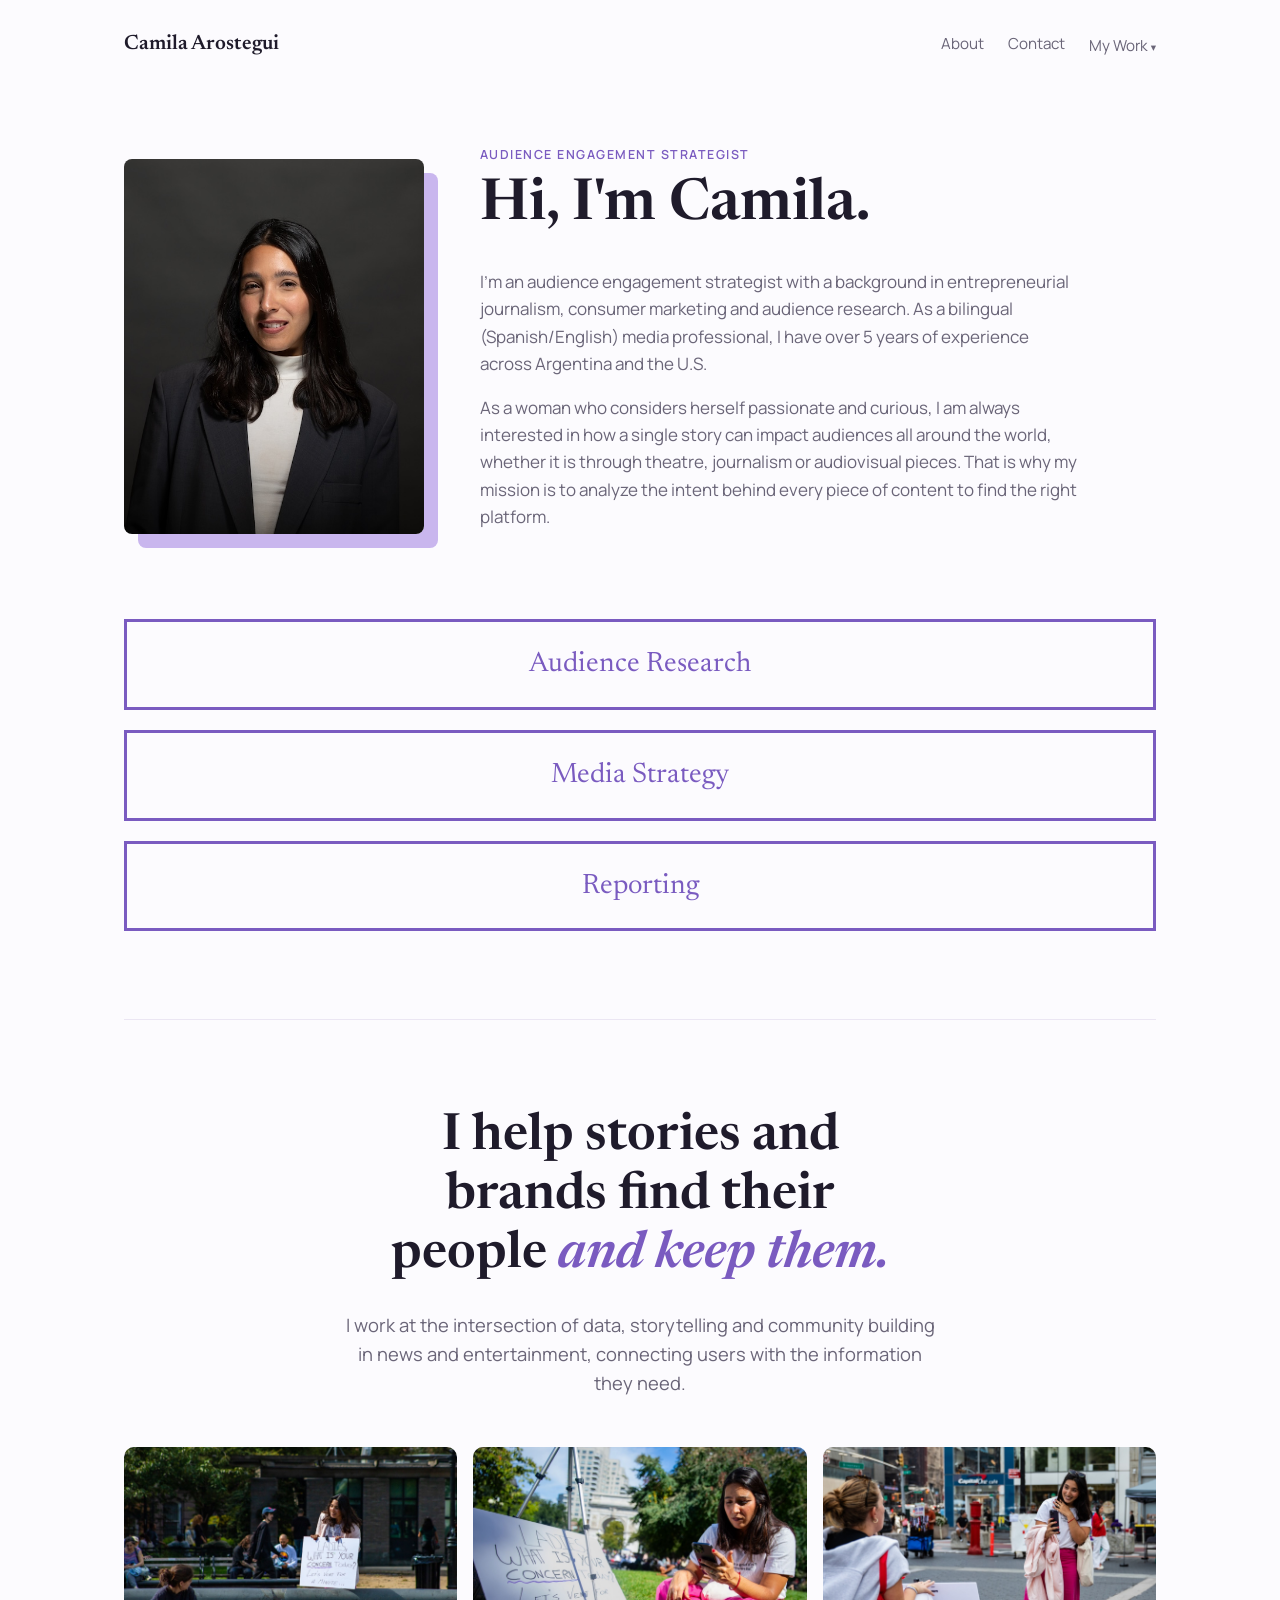
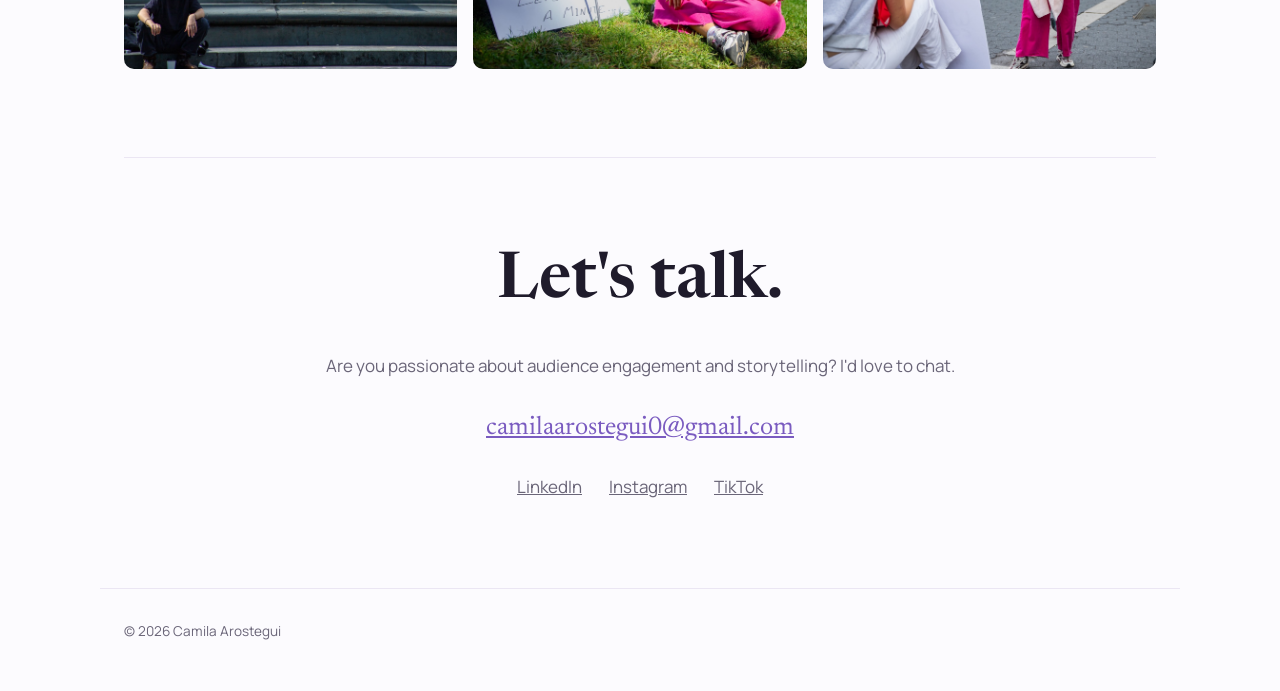
<file: index.html>
<!doctype html>
<html lang="en">
<head>
  <meta charset="utf-8">
  <meta name="viewport" content="width=device-width, initial-scale=1">
  <title>Camila Arostegui — Audience Engagement Strategist</title>
  <meta name="description" content="Camila Arostegui is a bilingual audience engagement strategist working at the intersection of data, storytelling and community building.">
  <link rel="preconnect" href="https://fonts.googleapis.com">
  <link rel="preconnect" href="https://fonts.gstatic.com" crossorigin>
  <link href="https://fonts.googleapis.com/css2?family=Newsreader:ital,opsz,wght@0,6..72,400;0,6..72,600;1,6..72,400;1,6..72,600&family=Manrope:wght@400;500;600;700&display=swap" rel="stylesheet">
  <link rel="stylesheet" href="styles.css">
  <link rel="icon" href="favicon.svg" type="image/svg+xml">
  <link rel="apple-touch-icon" href="apple-touch-icon.png">
</head>
<body>
  <header class="site-header">
    <a class="logo" href="index.html">Camila Arostegui</a>
    <nav aria-label="Main">
      <a href="#about">About</a>
      <a href="#contact">Contact</a>
      <div class="dropdown">
        <a href="#work" class="dropdown-toggle" aria-haspopup="true">My Work <span aria-hidden="true">▾</span></a>
        <div class="dropdown-menu">
          <a href="audience-research.html">Audience Research</a>
          <a href="media-strategy.html">Media Strategy</a>
          <a href="reporting.html">Reporting</a>
        </div>
      </div>
    </nav>
  </header>

  <main id="top">
    <section id="about" class="hero about-hero">
      <img class="photo" src="images/camila-arostegui.jpg" alt="Portrait of Camila Arostegui" width="512" height="640">
      <div>
        <p class="kicker">Audience Engagement Strategist</p>
        <h1>Hi, I'm Camila.</h1>
        <p>I'm an audience engagement strategist with a background in entrepreneurial journalism, consumer marketing and audience research. As a bilingual (Spanish/English) media professional, I have over 5 years of experience across Argentina and the U.S.</p>
        <p>As a woman who considers herself passionate and curious, I am always interested in how a single story can impact audiences all around the world, whether it is through theatre, journalism or audiovisual pieces. That is why my mission is to analyze the intent behind every piece of content to find the right platform.</p>
      </div>
    </section>

    <nav id="work" class="options" aria-label="My work">
      <a class="option-btn" href="audience-research.html">Audience Research</a>
      <a class="option-btn" href="media-strategy.html">Media Strategy</a>
      <a class="option-btn" href="reporting.html">Reporting</a>
    </nav>

    <section class="statement">
      <h2>I help stories and brands find their people <em>and keep them.</em></h2>
      <p class="lede">I work at the intersection of data, storytelling and community building in news and entertainment, connecting users with the information they need.</p>
      <div class="statement-photos">
        <img src="images/street-washington-square-sign.jpg" alt="Camila holding a sign in Washington Square Park that reads: Ladies, what is your concern today? Let's vent for a minute." width="1400" height="933" loading="lazy">
        <img src="images/street-washington-square-phone.jpg" alt="Camila sitting on the grass in Washington Square Park, checking her phone next to her sign and a tripod, with the arch behind her." width="1400" height="933" loading="lazy">
        <img src="images/street-union-square.jpg" alt="Camila laughing as she talks with a woman in Union Square, phone in hand." width="1400" height="933" loading="lazy">
      </div>
    </section>

    <section id="contact" class="contact">
      <h2>Let's talk.</h2>
      <p>Are you passionate about audience engagement and storytelling? I'd love to chat.</p>
      <a class="email" href="mailto:camilaarostegui0@gmail.com">camilaarostegui0@gmail.com</a>
      <div class="social">
        <a href="https://www.linkedin.com/in/camila-arostegui-7095aa18b/" target="_blank" rel="noopener">LinkedIn</a>
        <a href="https://www.instagram.com/qondahermanas/" target="_blank" rel="noopener">Instagram</a>
        <a href="https://www.tiktok.com/@qondahermanas" target="_blank" rel="noopener">TikTok</a>
      </div>
    </section>
  </main>

  <footer class="site-footer">© 2026 Camila Arostegui</footer>
</body>
</html>
</file>
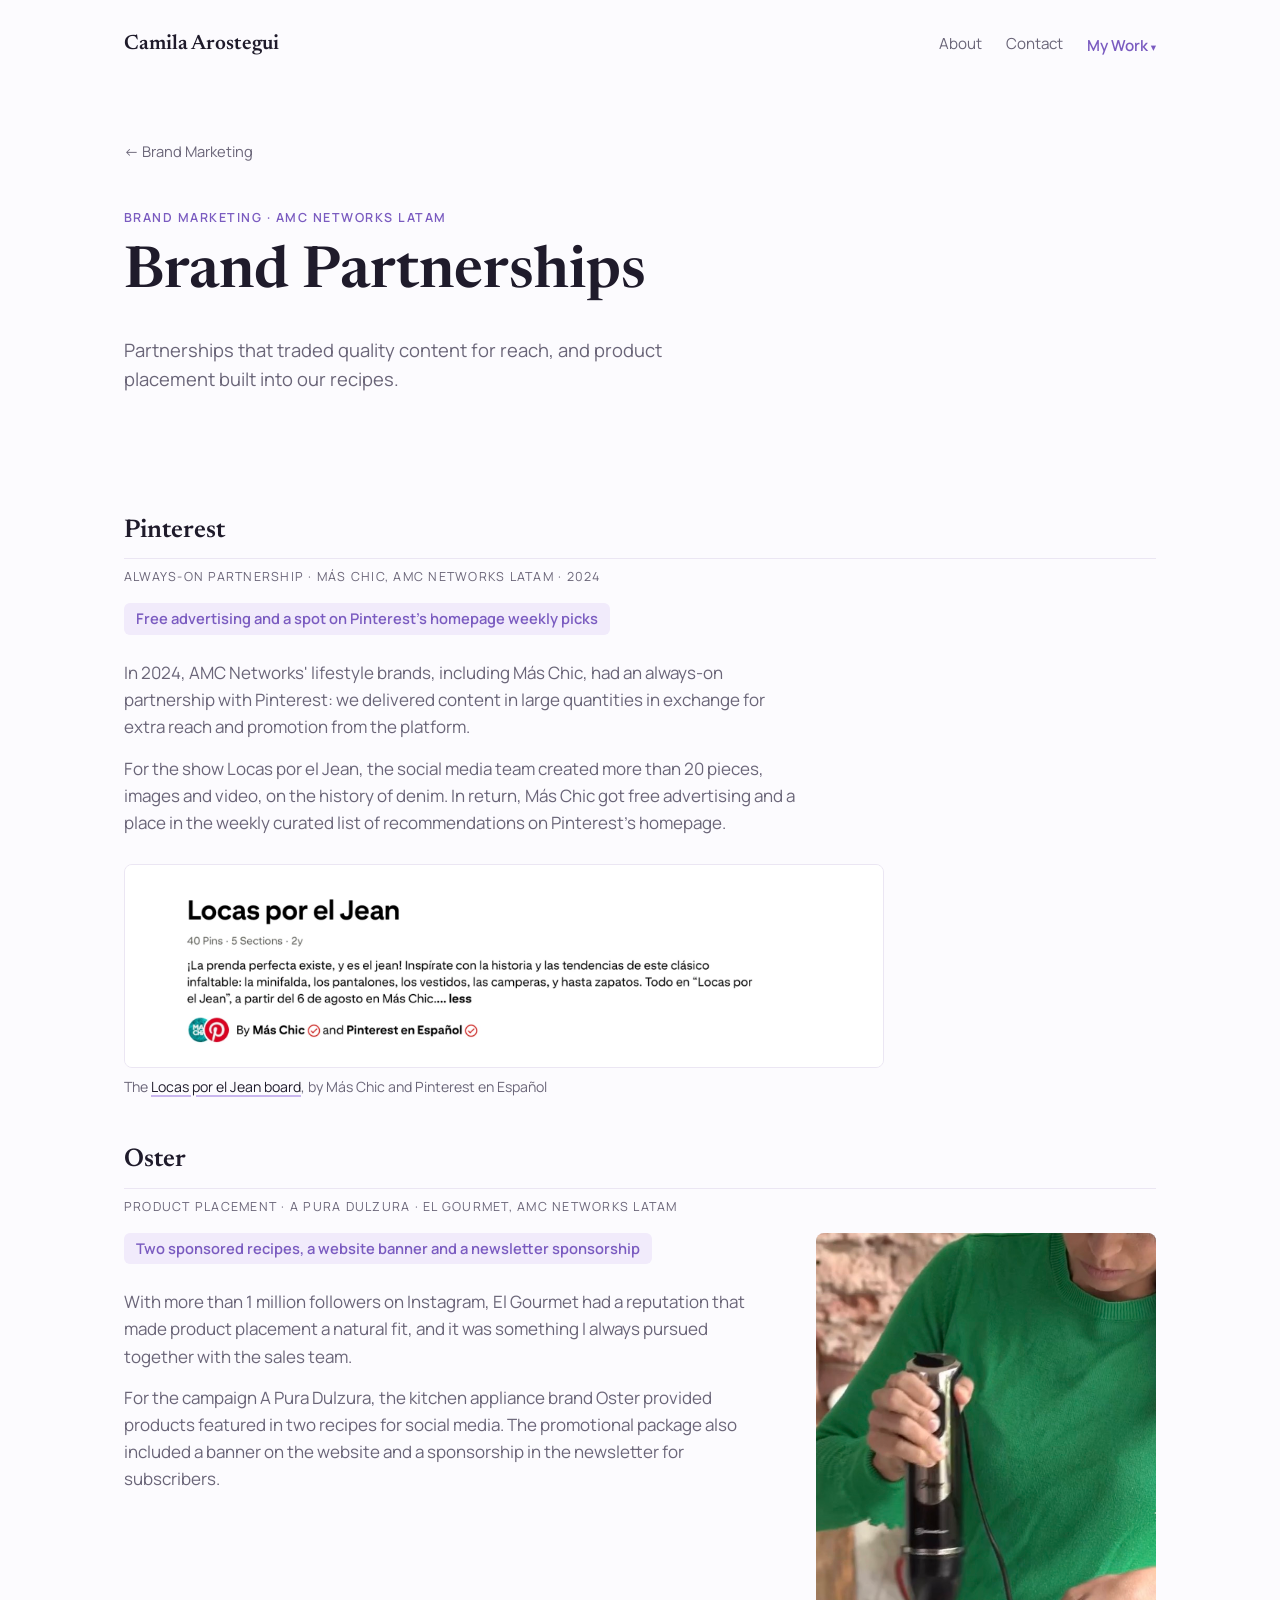
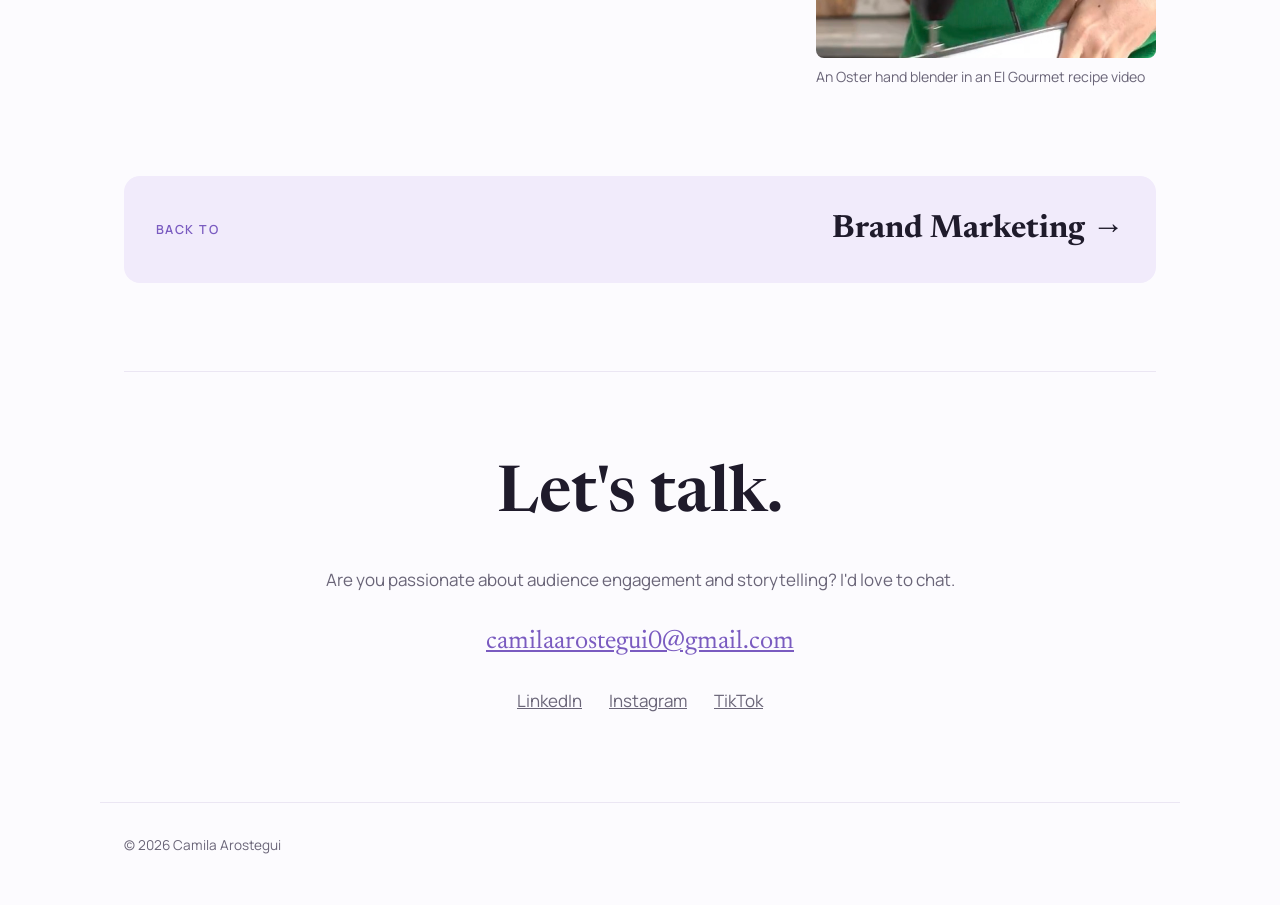
<file: brand-partnerships.html>
<!doctype html>
<html lang="en">
<head>
  <meta charset="utf-8">
  <meta name="viewport" content="width=device-width, initial-scale=1">
  <title>Brand Partnerships — Camila Arostegui</title>
  <meta name="description" content="Brand partnerships by Camila Arostegui with Pinterest and Oster.">
  <link rel="preconnect" href="https://fonts.googleapis.com">
  <link rel="preconnect" href="https://fonts.gstatic.com" crossorigin>
  <link href="https://fonts.googleapis.com/css2?family=Newsreader:ital,opsz,wght@0,6..72,400;0,6..72,600;1,6..72,400;1,6..72,600&family=Manrope:wght@400;500;600;700&display=swap" rel="stylesheet">
  <link rel="stylesheet" href="styles.css">
  <link rel="icon" href="favicon.svg" type="image/svg+xml">
  <link rel="apple-touch-icon" href="apple-touch-icon.png">
</head>
<body>
  <header class="site-header">
    <a class="logo" href="index.html">Camila Arostegui</a>
    <nav aria-label="Main">
      <a href="index.html#about">About</a>
      <a href="#contact">Contact</a>
      <div class="dropdown">
        <a href="index.html#work" class="dropdown-toggle current" aria-haspopup="true">My Work <span aria-hidden="true">▾</span></a>
        <div class="dropdown-menu">
          <a href="audience-research.html">Audience Research</a>
          <a href="media-strategy.html" class="current">Media Strategy</a>
          <a href="reporting.html">Reporting</a>
        </div>
      </div>
    </nav>
  </header>

  <main id="top">
    <section class="page-head">
      <a class="back" href="media-strategy.html#work-brand">← Brand Marketing</a>
      <p class="kicker">Brand Marketing · AMC Networks LATAM</p>
      <h1>Brand Partnerships</h1>
      <p class="lede">Partnerships that traded quality content for reach, and product placement built into our recipes.</p>
    </section>

    <section class="work detail-body">
      <article class="campaign" id="pinterest">
        <h2 class="examples-head">Pinterest</h2>
        <p class="meta">Always-on partnership · Más Chic, AMC Networks LATAM · 2024</p>
        <p class="result">Free advertising and a spot on Pinterest's homepage weekly picks</p>
        <div class="block-body">
          <p>In 2024, AMC Networks' lifestyle brands, including Más Chic, had an always-on partnership with Pinterest: we delivered content in large quantities in exchange for extra reach and promotion from the platform.</p>
          <p>For the show Locas por el Jean, the social media team created more than 20 pieces, images and video, on the history of denim. In return, Más Chic got free advertising and a place in the weekly curated list of recommendations on Pinterest's homepage.</p>
        </div>
        <div class="examples wide">
          <figure>
            <a class="thumb has-img screenshot" href="https://www.pinterest.com/maschic/locas-por-el-jean/" target="_blank" rel="noopener">
              <img src="images/pinterest-locas-por-el-jean.webp" alt="Pinterest board Locas por el Jean, 40 pins in 5 sections, by Más Chic and Pinterest en Español." loading="lazy">
            </a>
            <figcaption>The <a class="inline-link" href="https://www.pinterest.com/maschic/locas-por-el-jean/" target="_blank" rel="noopener">Locas por el Jean board</a>, by Más Chic and Pinterest en Español</figcaption>
          </figure>
        </div>
      </article>

      <article class="campaign" id="oster">
        <h2 class="examples-head">Oster</h2>
        <p class="meta">Product placement · A Pura Dulzura · El Gourmet, AMC Networks LATAM</p>
        <div class="split">
          <div>
            <p class="result">Two sponsored recipes, a website banner and a newsletter sponsorship</p>
            <div class="block-body">
              <p>With more than 1 million followers on Instagram, El Gourmet had a reputation that made product placement a natural fit, and it was something I always pursued together with the sales team.</p>
              <p>For the campaign A Pura Dulzura, the kitchen appliance brand Oster provided products featured in two recipes for social media. The promotional package also included a banner on the website and a sponsorship in the newsletter for subscribers.</p>
            </div>
          </div>
          <div class="examples single">
            <figure>
              <div class="thumb has-img"><img src="images/oster-product-placement.jpg" alt="A chef in a green sweater using an Oster hand blender in a recipe video." style="object-position: 50% 45%" loading="lazy"></div>
              <figcaption>An Oster hand blender in an El Gourmet recipe video</figcaption>
            </figure>
          </div>
        </div>
      </article>

    </section>

    <section class="next-page">
      <a href="media-strategy.html#work-brand"><span class="kicker">Back to</span><strong>Brand Marketing →</strong></a>
    </section>

    <section id="contact" class="contact">
      <h2>Let's talk.</h2>
      <p>Are you passionate about audience engagement and storytelling? I'd love to chat.</p>
      <a class="email" href="mailto:camilaarostegui0@gmail.com">camilaarostegui0@gmail.com</a>
      <div class="social">
        <a href="https://www.linkedin.com/in/camila-arostegui-7095aa18b/" target="_blank" rel="noopener">LinkedIn</a>
        <a href="https://www.instagram.com/qondahermanas/" target="_blank" rel="noopener">Instagram</a>
        <a href="https://www.tiktok.com/@qondahermanas" target="_blank" rel="noopener">TikTok</a>
      </div>
    </section>
  </main>

  <footer class="site-footer">© 2026 Camila Arostegui</footer>
</body>
</html>
</file>
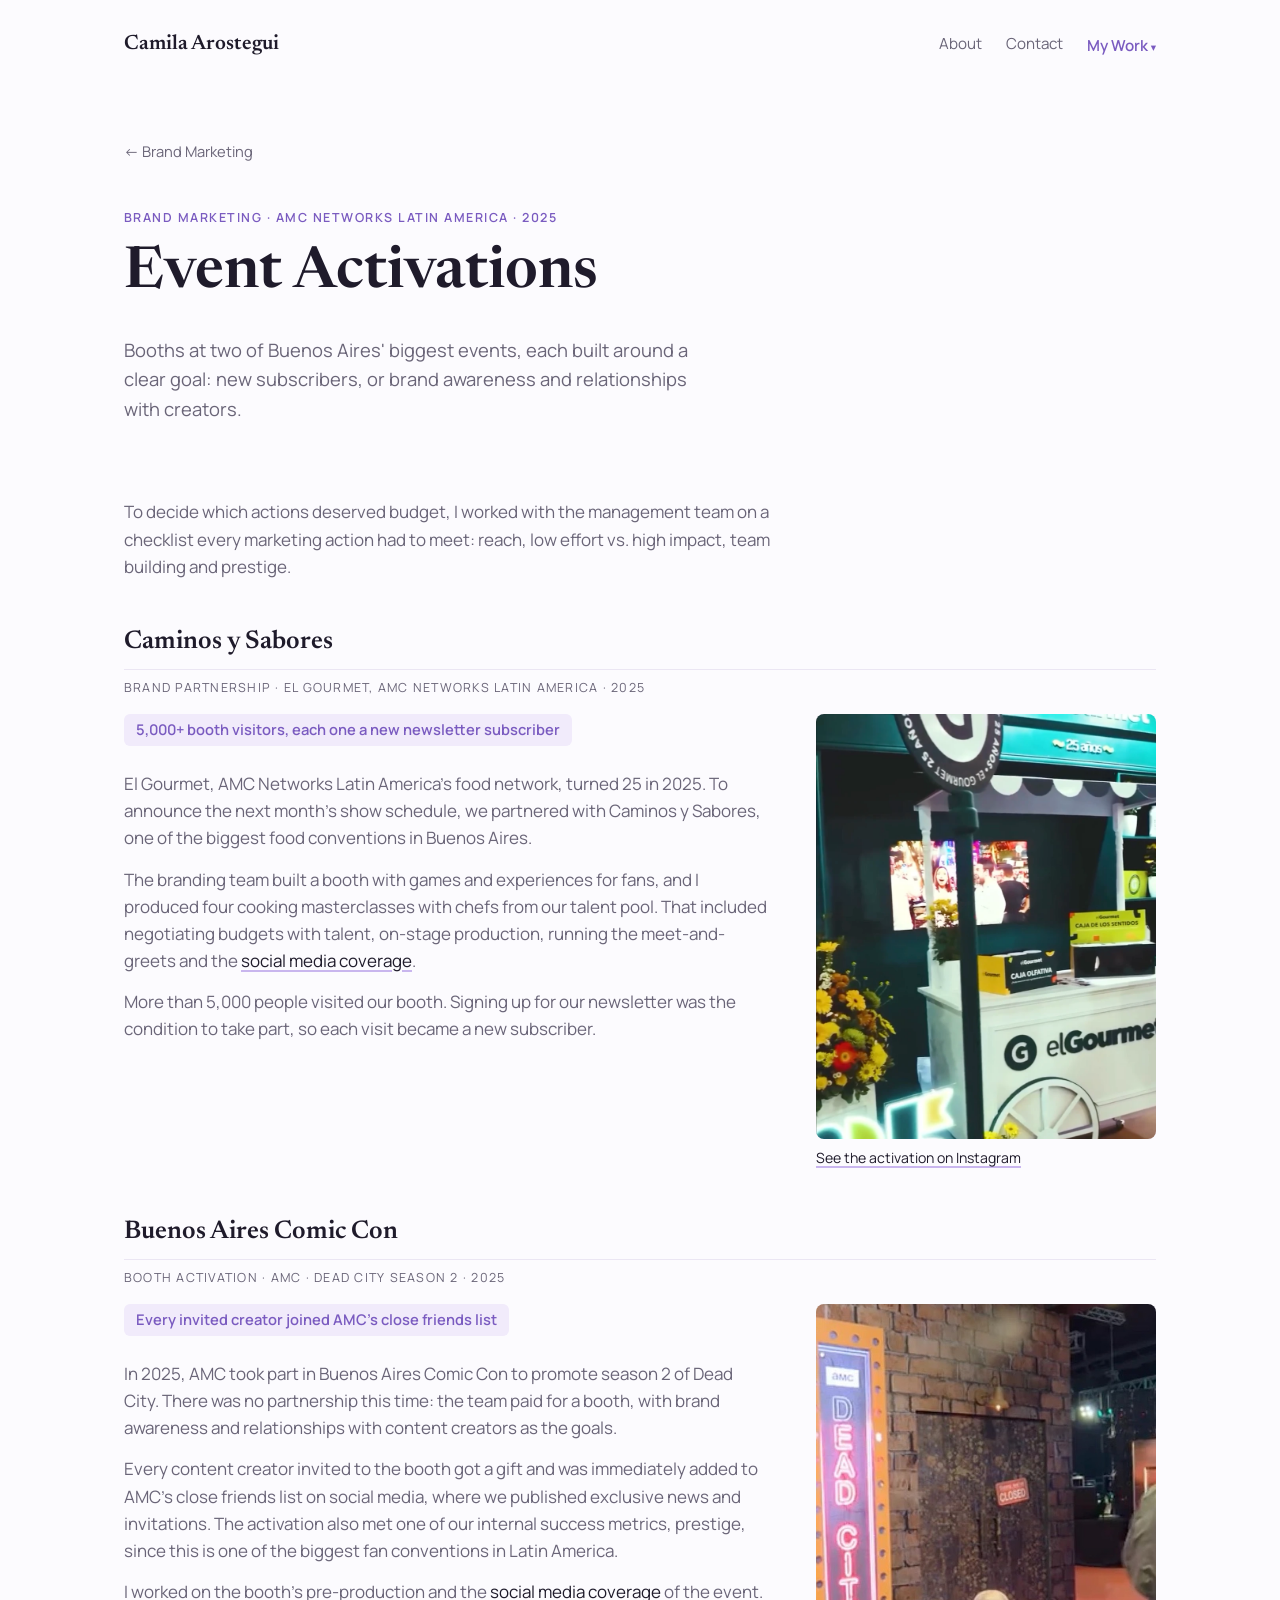
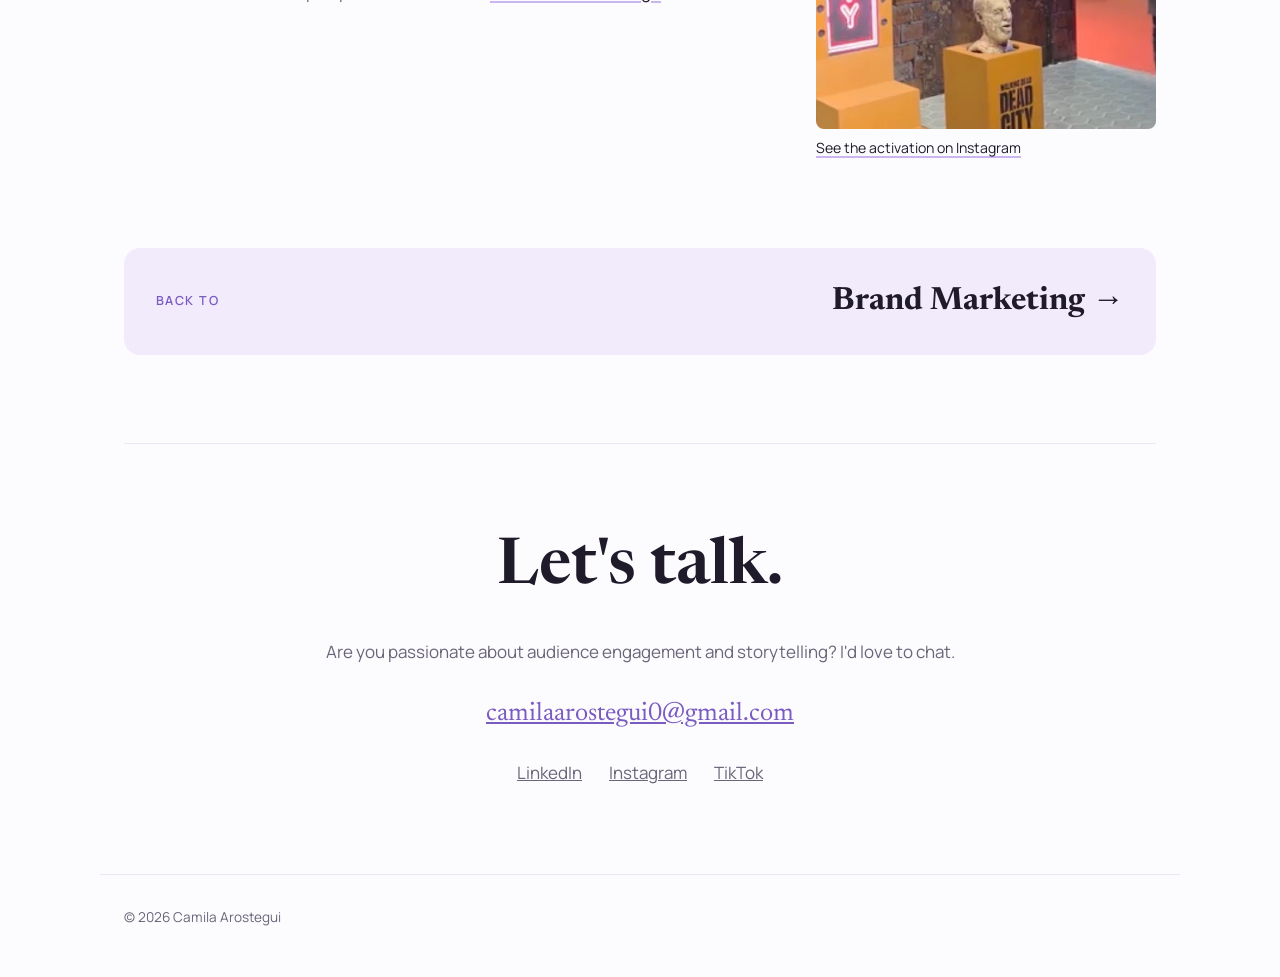
<file: event-activations.html>
<!doctype html>
<html lang="en">
<head>
  <meta charset="utf-8">
  <meta name="viewport" content="width=device-width, initial-scale=1">
  <title>Event Activations — Camila Arostegui</title>
  <meta name="description" content="Event activations by Camila Arostegui for AMC Networks Latin America: Caminos y Sabores for El Gourmet's 25th anniversary and Buenos Aires Comic Con for Dead City season 2.">
  <link rel="preconnect" href="https://fonts.googleapis.com">
  <link rel="preconnect" href="https://fonts.gstatic.com" crossorigin>
  <link href="https://fonts.googleapis.com/css2?family=Newsreader:ital,opsz,wght@0,6..72,400;0,6..72,600;1,6..72,400;1,6..72,600&family=Manrope:wght@400;500;600;700&display=swap" rel="stylesheet">
  <link rel="stylesheet" href="styles.css">
  <link rel="icon" href="favicon.svg" type="image/svg+xml">
  <link rel="apple-touch-icon" href="apple-touch-icon.png">
</head>
<body>
  <header class="site-header">
    <a class="logo" href="index.html">Camila Arostegui</a>
    <nav aria-label="Main">
      <a href="index.html#about">About</a>
      <a href="#contact">Contact</a>
      <div class="dropdown">
        <a href="index.html#work" class="dropdown-toggle current" aria-haspopup="true">My Work <span aria-hidden="true">▾</span></a>
        <div class="dropdown-menu">
          <a href="audience-research.html">Audience Research</a>
          <a href="media-strategy.html" class="current">Media Strategy</a>
          <a href="reporting.html">Reporting</a>
        </div>
      </div>
    </nav>
  </header>

  <main id="top">
    <section class="page-head">
      <a class="back" href="media-strategy.html#work-brand">← Brand Marketing</a>
      <p class="kicker">Brand Marketing · AMC Networks Latin America · 2025</p>
      <h1>Event Activations</h1>
      <p class="lede">Booths at two of Buenos Aires' biggest events, each built around a clear goal: new subscribers, or brand awareness and relationships with creators.</p>
    </section>

    <section class="work detail-body">
      <div class="block-body">
        <p>To decide which actions deserved budget, I worked with the management team on a checklist every marketing action had to meet: reach, low effort vs. high impact, team building and prestige.</p>
      </div>

      <article class="campaign" id="caminos-y-sabores">
        <h2 class="examples-head">Caminos y Sabores</h2>
        <p class="meta">Brand partnership · El Gourmet, AMC Networks Latin America · 2025</p>
        <div class="split">
          <div>
            <p class="result">5,000+ booth visitors, each one a new newsletter subscriber</p>
            <div class="block-body">
              <p>El Gourmet, AMC Networks Latin America's food network, turned 25 in 2025. To announce the next month's show schedule, we partnered with Caminos y Sabores, one of the biggest food conventions in Buenos Aires.</p>
              <p>The branding team built a booth with games and experiences for fans, and I produced four cooking masterclasses with chefs from our talent pool. That included negotiating budgets with talent, on-stage production, running the meet-and-greets and the <a class="inline-link" href="https://www.instagram.com/p/DLsVr-gOGKh/" target="_blank" rel="noopener">social media coverage</a>.</p>
              <p>More than 5,000 people visited our booth. Signing up for our newsletter was the condition to take part, so each visit became a new subscriber.</p>
            </div>
          </div>
          <div class="examples single">
            <figure>
              <a class="thumb has-img" href="https://www.instagram.com/p/DLyFhNLOUSW/" target="_blank" rel="noopener">
                <img src="images/caminos-y-sabores-booth.webp" alt="El Gourmet's 25th anniversary booth at Caminos y Sabores: a green storefront with a white cart and the El Gourmet logo." style="object-position: 50% 45%" loading="lazy">
              </a>
              <figcaption><a class="inline-link" href="https://www.instagram.com/p/DLyFhNLOUSW/" target="_blank" rel="noopener">See the activation on Instagram</a></figcaption>
            </figure>
          </div>
        </div>
      </article>

      <article class="campaign" id="buenos-aires-comic-con">
        <h2 class="examples-head">Buenos Aires Comic Con</h2>
        <p class="meta">Booth activation · AMC · Dead City season 2 · 2025</p>
        <div class="split">
          <div>
            <p class="result">Every invited creator joined AMC's close friends list</p>
            <div class="block-body">
              <p>In 2025, AMC took part in Buenos Aires Comic Con to promote season 2 of Dead City. There was no partnership this time: the team paid for a booth, with brand awareness and relationships with content creators as the goals.</p>
              <p>Every content creator invited to the booth got a gift and was immediately added to AMC's close friends list on social media, where we published exclusive news and invitations. The activation also met one of our internal success metrics, prestige, since this is one of the biggest fan conventions in Latin America.</p>
              <p>I worked on the booth's pre-production and the <a class="inline-link" href="https://www.instagram.com/reel/DKm62bPAioq/" target="_blank" rel="noopener">social media coverage</a> of the event.</p>
            </div>
          </div>
          <div class="examples single">
            <figure>
              <a class="thumb has-img" href="https://www.instagram.com/reel/DK23iZ6uyTK/" target="_blank" rel="noopener">
                <img src="images/comic-con-dead-city.jpg" alt="The AMC Dead City booth at Buenos Aires Comic Con: a neon Dead City sign beside a brick wall and a zombie head on a pedestal." style="object-position: 50% 50%" loading="lazy">
              </a>
              <figcaption><a class="inline-link" href="https://www.instagram.com/reel/DK23iZ6uyTK/" target="_blank" rel="noopener">See the activation on Instagram</a></figcaption>
            </figure>
          </div>
        </div>
      </article>
    </section>

    <section class="next-page">
      <a href="media-strategy.html#work-brand"><span class="kicker">Back to</span><strong>Brand Marketing →</strong></a>
    </section>

    <section id="contact" class="contact">
      <h2>Let's talk.</h2>
      <p>Are you passionate about audience engagement and storytelling? I'd love to chat.</p>
      <a class="email" href="mailto:camilaarostegui0@gmail.com">camilaarostegui0@gmail.com</a>
      <div class="social">
        <a href="https://www.linkedin.com/in/camila-arostegui-7095aa18b/" target="_blank" rel="noopener">LinkedIn</a>
        <a href="https://www.instagram.com/qondahermanas/" target="_blank" rel="noopener">Instagram</a>
        <a href="https://www.tiktok.com/@qondahermanas" target="_blank" rel="noopener">TikTok</a>
      </div>
    </section>
  </main>

  <footer class="site-footer">© 2026 Camila Arostegui</footer>
</body>
</html>
</file>
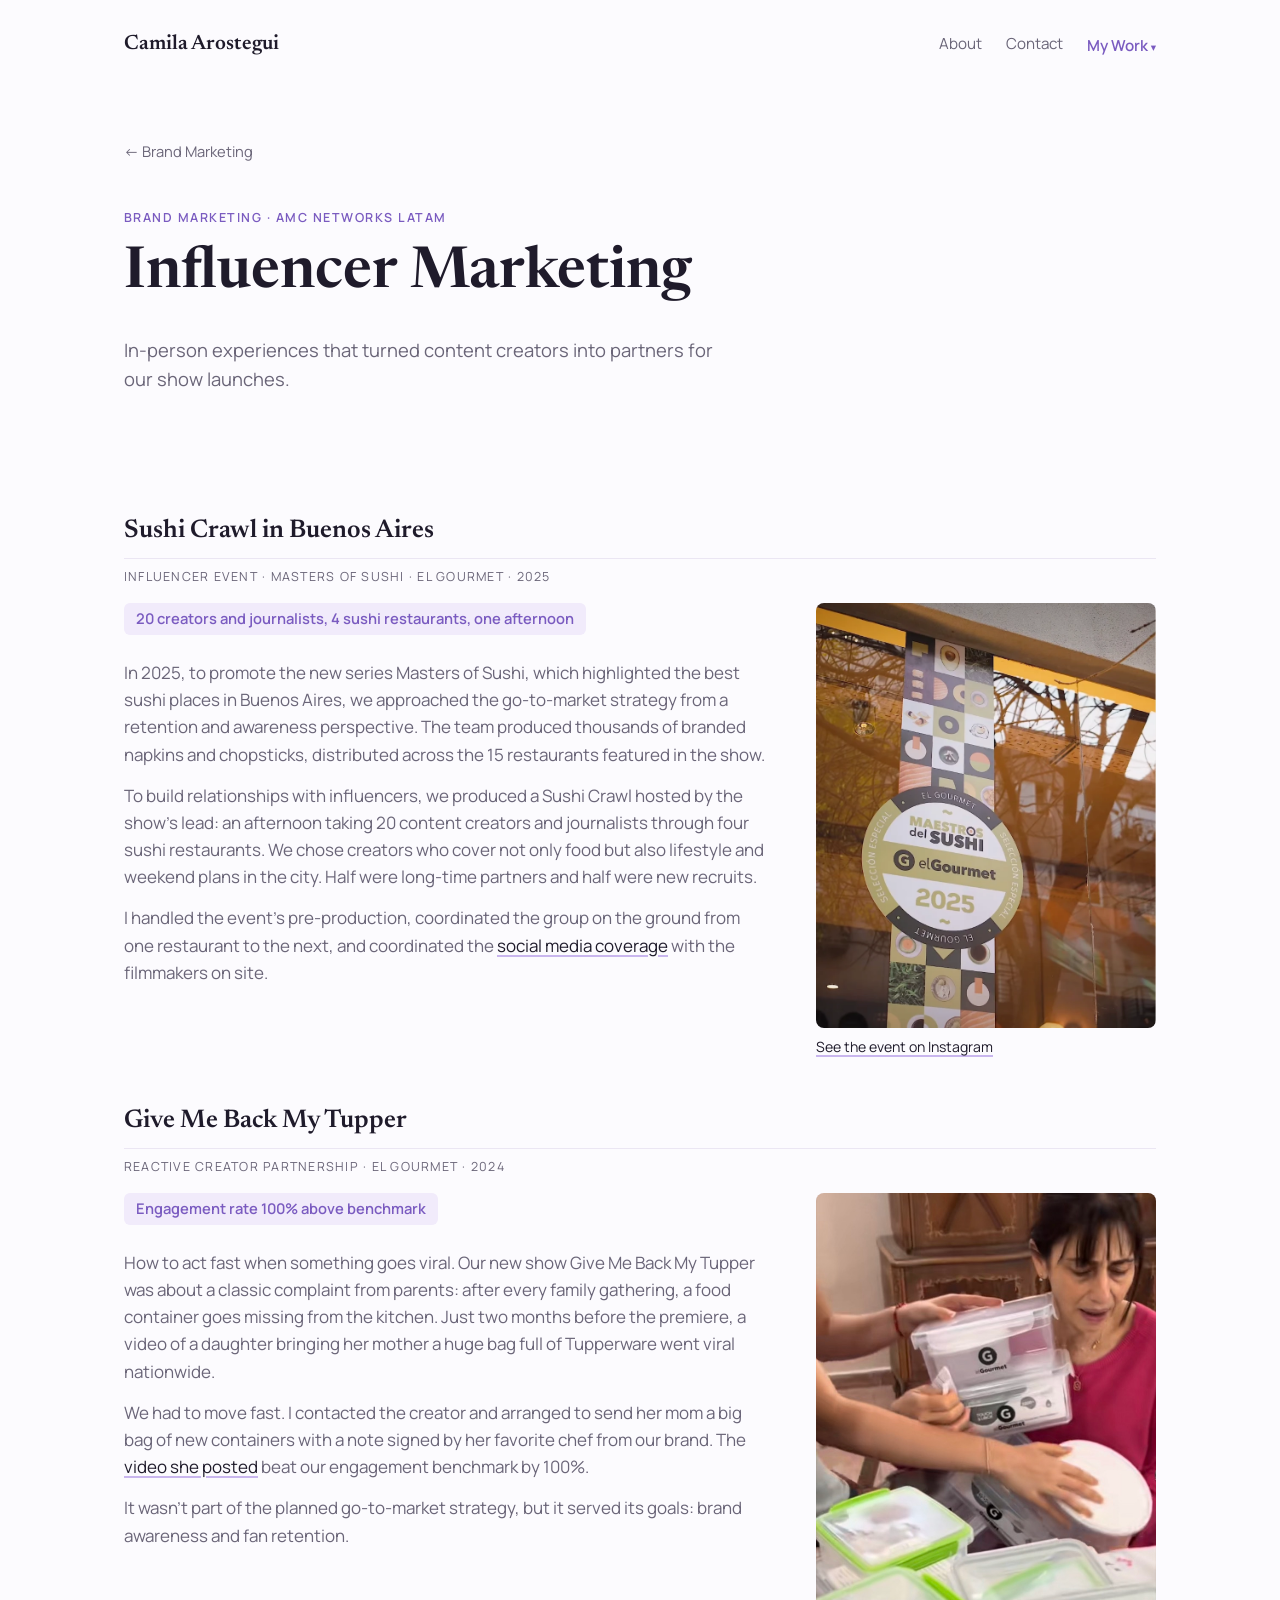
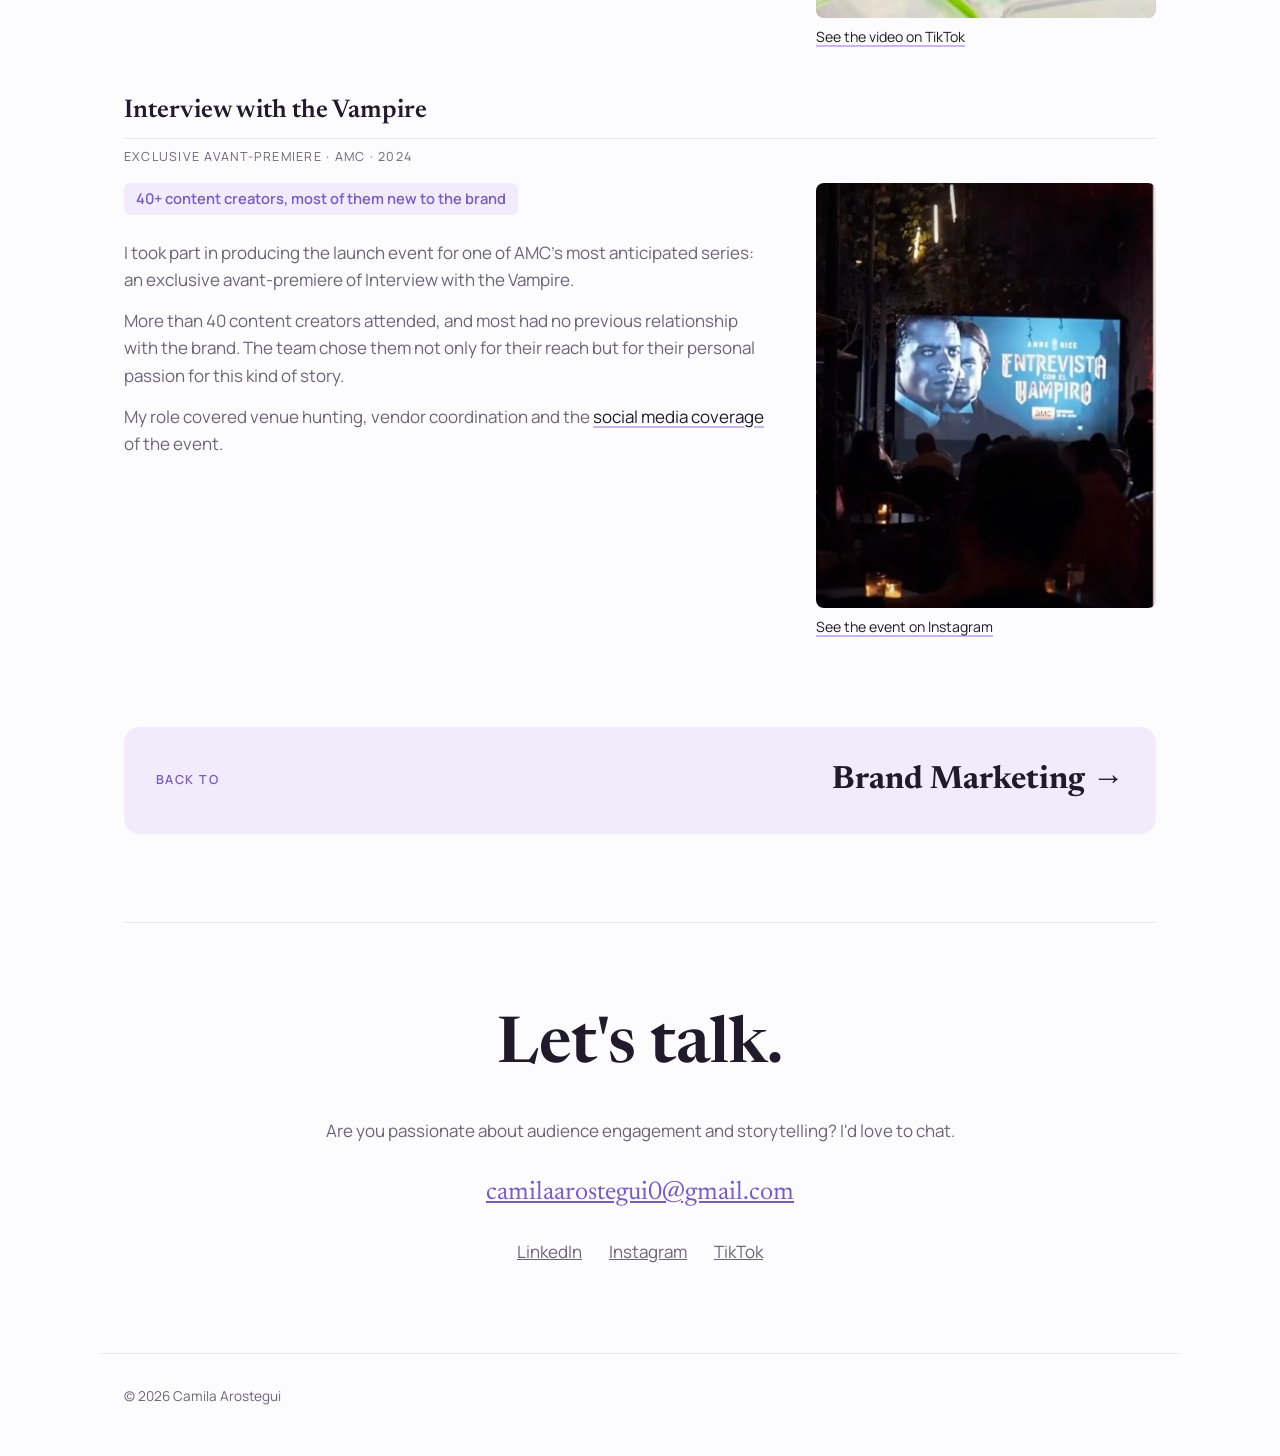
<file: influencer-marketing.html>
<!doctype html>
<html lang="en">
<head>
  <meta charset="utf-8">
  <meta name="viewport" content="width=device-width, initial-scale=1">
  <title>Influencer Marketing — Camila Arostegui</title>
  <meta name="description" content="Influencer marketing by Camila Arostegui: Sushi Crawl in Buenos Aires, Interview with the Vampire for AMC Networks and Give Me Back My Tupper.">
  <link rel="preconnect" href="https://fonts.googleapis.com">
  <link rel="preconnect" href="https://fonts.gstatic.com" crossorigin>
  <link href="https://fonts.googleapis.com/css2?family=Newsreader:ital,opsz,wght@0,6..72,400;0,6..72,600;1,6..72,400;1,6..72,600&family=Manrope:wght@400;500;600;700&display=swap" rel="stylesheet">
  <link rel="stylesheet" href="styles.css">
  <link rel="icon" href="favicon.svg" type="image/svg+xml">
  <link rel="apple-touch-icon" href="apple-touch-icon.png">
</head>
<body>
  <header class="site-header">
    <a class="logo" href="index.html">Camila Arostegui</a>
    <nav aria-label="Main">
      <a href="index.html#about">About</a>
      <a href="#contact">Contact</a>
      <div class="dropdown">
        <a href="index.html#work" class="dropdown-toggle current" aria-haspopup="true">My Work <span aria-hidden="true">▾</span></a>
        <div class="dropdown-menu">
          <a href="audience-research.html">Audience Research</a>
          <a href="media-strategy.html" class="current">Media Strategy</a>
          <a href="reporting.html">Reporting</a>
        </div>
      </div>
    </nav>
  </header>

  <main id="top">
    <section class="page-head">
      <a class="back" href="media-strategy.html#work-brand">← Brand Marketing</a>
      <p class="kicker">Brand Marketing · AMC Networks LATAM</p>
      <h1>Influencer Marketing</h1>
      <p class="lede">In-person experiences that turned content creators into partners for our show launches.</p>
    </section>

    <section class="work detail-body">
      <article class="campaign" id="sushi-crawl">
        <h2 class="examples-head">Sushi Crawl in Buenos Aires</h2>
        <p class="meta">Influencer event · Masters of Sushi · El Gourmet · 2025</p>
        <div class="split">
          <div>
            <p class="result">20 creators and journalists, 4 sushi restaurants, one afternoon</p>
            <div class="block-body">
              <p>In 2025, to promote the new series Masters of Sushi, which highlighted the best sushi places in Buenos Aires, we approached the go-to-market strategy from a retention and awareness perspective. The team produced thousands of branded napkins and chopsticks, distributed across the 15 restaurants featured in the show.</p>
              <p>To build relationships with influencers, we produced a Sushi Crawl hosted by the show's lead: an afternoon taking 20 content creators and journalists through four sushi restaurants. We chose creators who cover not only food but also lifestyle and weekend plans in the city. Half were long-time partners and half were new recruits.</p>
              <p>I handled the event's pre-production, coordinated the group on the ground from one restaurant to the next, and coordinated the <a class="inline-link" href="https://www.instagram.com/reels/DJKOALkpvay/" target="_blank" rel="noopener">social media coverage</a> with the filmmakers on site.</p>
            </div>
          </div>
          <div class="examples single">
            <figure>
              <a class="thumb has-img" href="https://www.instagram.com/reels/DJKOALkpvay/" target="_blank" rel="noopener"><img src="images/influencer-sushi-crawl.webp" alt="A Maestros del Sushi 2025 El Gourmet badge on a restaurant window." style="object-position: 50% 55%" loading="lazy"></a>
              <figcaption><a class="inline-link" href="https://www.instagram.com/reels/DJKOALkpvay/" target="_blank" rel="noopener">See the event on Instagram</a></figcaption>
            </figure>
          </div>
        </div>
      </article>

      <article class="campaign" id="give-me-back-my-tupper">
        <h2 class="examples-head">Give Me Back My Tupper</h2>
        <p class="meta">Reactive creator partnership · El Gourmet · 2024</p>
        <div class="split">
          <div>
            <p class="result">Engagement rate 100% above benchmark</p>
            <div class="block-body">
              <p>How to act fast when something goes viral. Our new show Give Me Back My Tupper was about a classic complaint from parents: after every family gathering, a food container goes missing from the kitchen. Just two months before the premiere, a video of a daughter bringing her mother a huge bag full of Tupperware went viral nationwide.</p>
              <p>We had to move fast. I contacted the creator and arranged to send her mom a big bag of new containers with a note signed by her favorite chef from our brand. The <a class="inline-link" href="https://www.tiktok.com/@laiybetti/video/7415371648876006661" target="_blank" rel="noopener">video she posted</a> beat our engagement benchmark by 100%.</p>
              <p>It wasn't part of the planned go-to-market strategy, but it served its goals: brand awareness and fan retention.</p>
            </div>
          </div>
          <div class="examples single">
            <figure>
              <a class="thumb has-img" href="https://www.tiktok.com/@laiybetti/video/7415371648876006661" target="_blank" rel="noopener"><img src="images/influencer-tupper.jpg" alt="A mother receiving a stack of new El Gourmet food containers." style="object-position: 50% 35%" loading="lazy"></a>
              <figcaption><a class="inline-link" href="https://www.tiktok.com/@laiybetti/video/7415371648876006661" target="_blank" rel="noopener">See the video on TikTok</a></figcaption>
            </figure>
          </div>
        </div>
      </article>


      <article class="campaign" id="interview-with-the-vampire">
        <h2 class="examples-head">Interview with the Vampire</h2>
        <p class="meta">Exclusive avant-premiere · AMC · 2024</p>
        <div class="split">
          <div>
            <p class="result">40+ content creators, most of them new to the brand</p>
            <div class="block-body">
              <p>I took part in producing the launch event for one of AMC's most anticipated series: an exclusive avant-premiere of Interview with the Vampire.</p>
              <p>More than 40 content creators attended, and most had no previous relationship with the brand. The team chose them not only for their reach but for their personal passion for this kind of story.</p>
              <p>My role covered venue hunting, vendor coordination and the <a class="inline-link" href="https://www.instagram.com/reels/C87O_0AvcYq/" target="_blank" rel="noopener">social media coverage</a> of the event.</p>
            </div>
          </div>
          <div class="examples single">
            <figure>
              <a class="thumb has-img" href="https://www.instagram.com/reels/C87O_0AvcYq/" target="_blank" rel="noopener"><img src="images/influencer-interview-with-the-vampire.webp" alt="An outdoor screening of Entrevista con el vampiro for creators at night, with the AMC poster on a large screen." style="object-position: 50% 45%" loading="lazy"></a>
              <figcaption><a class="inline-link" href="https://www.instagram.com/reels/C87O_0AvcYq/" target="_blank" rel="noopener">See the event on Instagram</a></figcaption>
            </figure>
          </div>
        </div>
      </article>
    </section>

    <section class="next-page">
      <a href="media-strategy.html#work-brand"><span class="kicker">Back to</span><strong>Brand Marketing →</strong></a>
    </section>

    <section id="contact" class="contact">
      <h2>Let's talk.</h2>
      <p>Are you passionate about audience engagement and storytelling? I'd love to chat.</p>
      <a class="email" href="mailto:camilaarostegui0@gmail.com">camilaarostegui0@gmail.com</a>
      <div class="social">
        <a href="https://www.linkedin.com/in/camila-arostegui-7095aa18b/" target="_blank" rel="noopener">LinkedIn</a>
        <a href="https://www.instagram.com/qondahermanas/" target="_blank" rel="noopener">Instagram</a>
        <a href="https://www.tiktok.com/@qondahermanas" target="_blank" rel="noopener">TikTok</a>
      </div>
    </section>
  </main>

  <footer class="site-footer">© 2026 Camila Arostegui</footer>
</body>
</html>
</file>
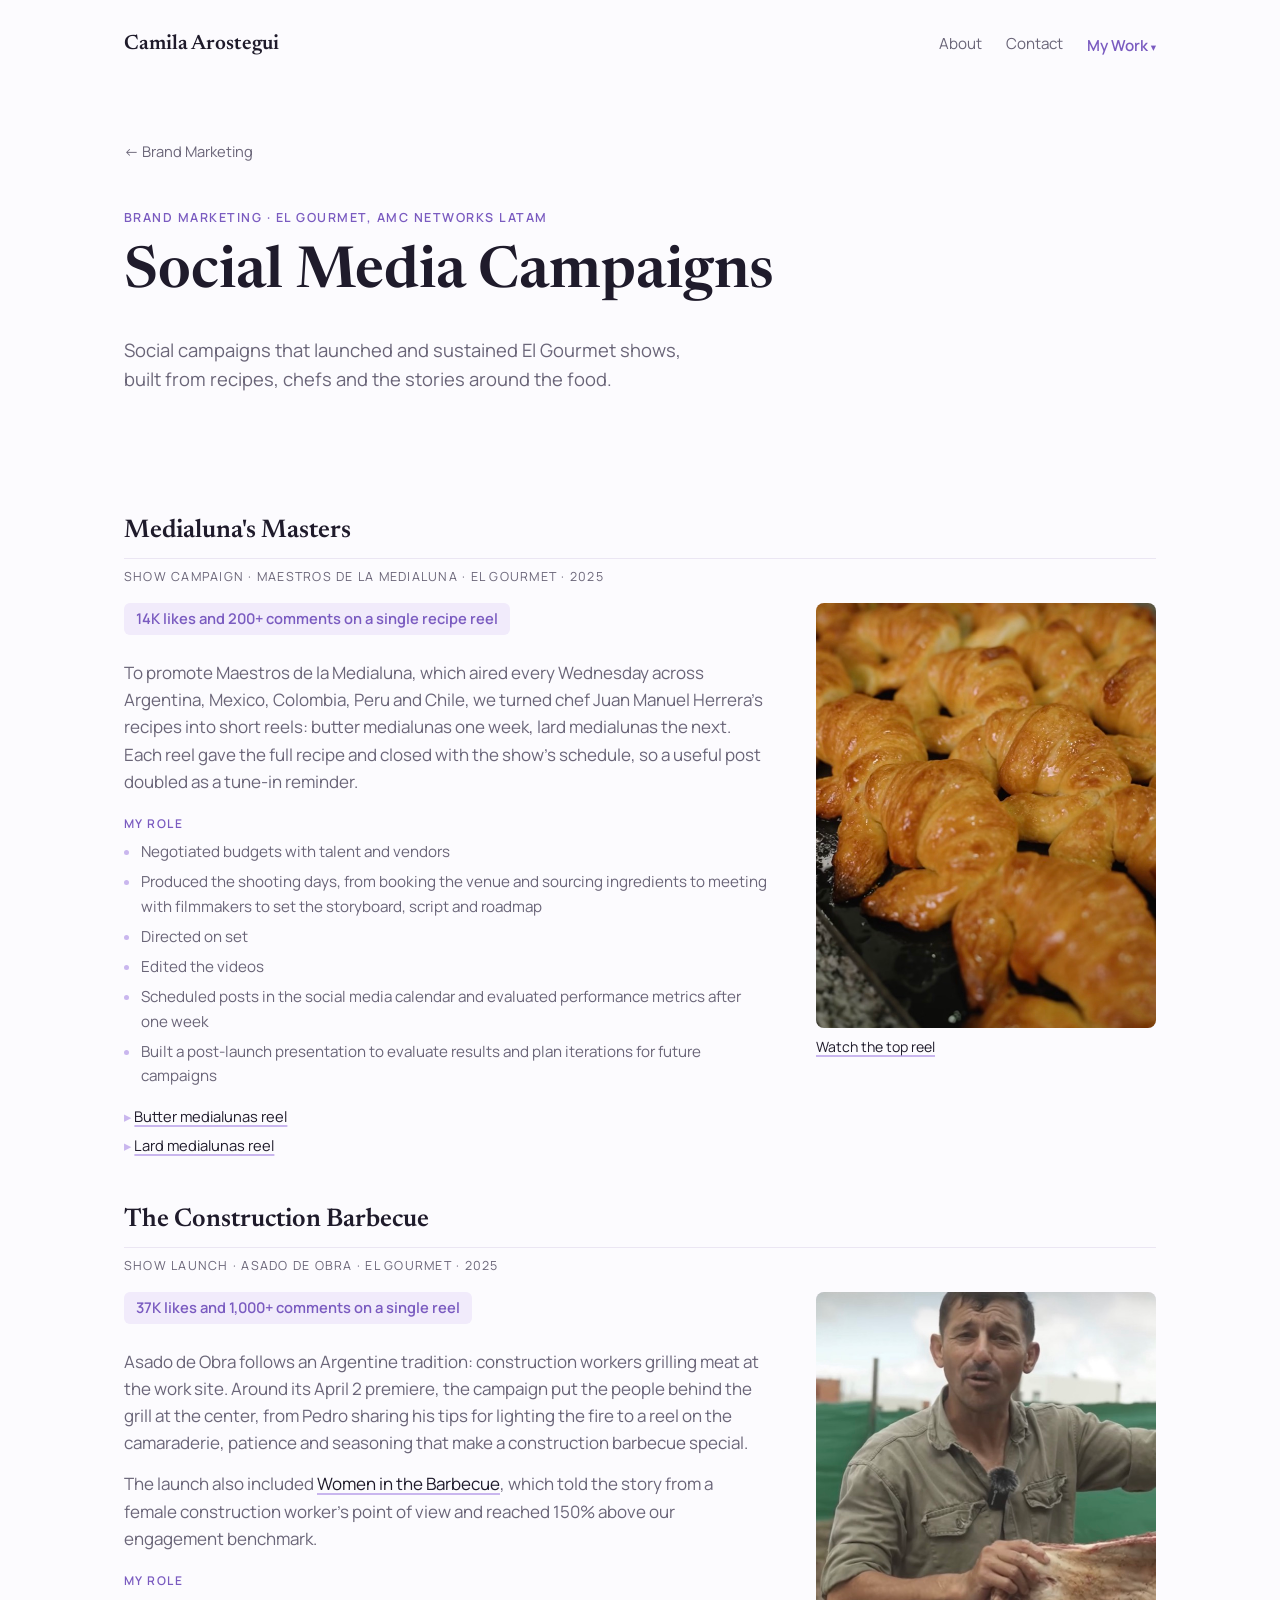
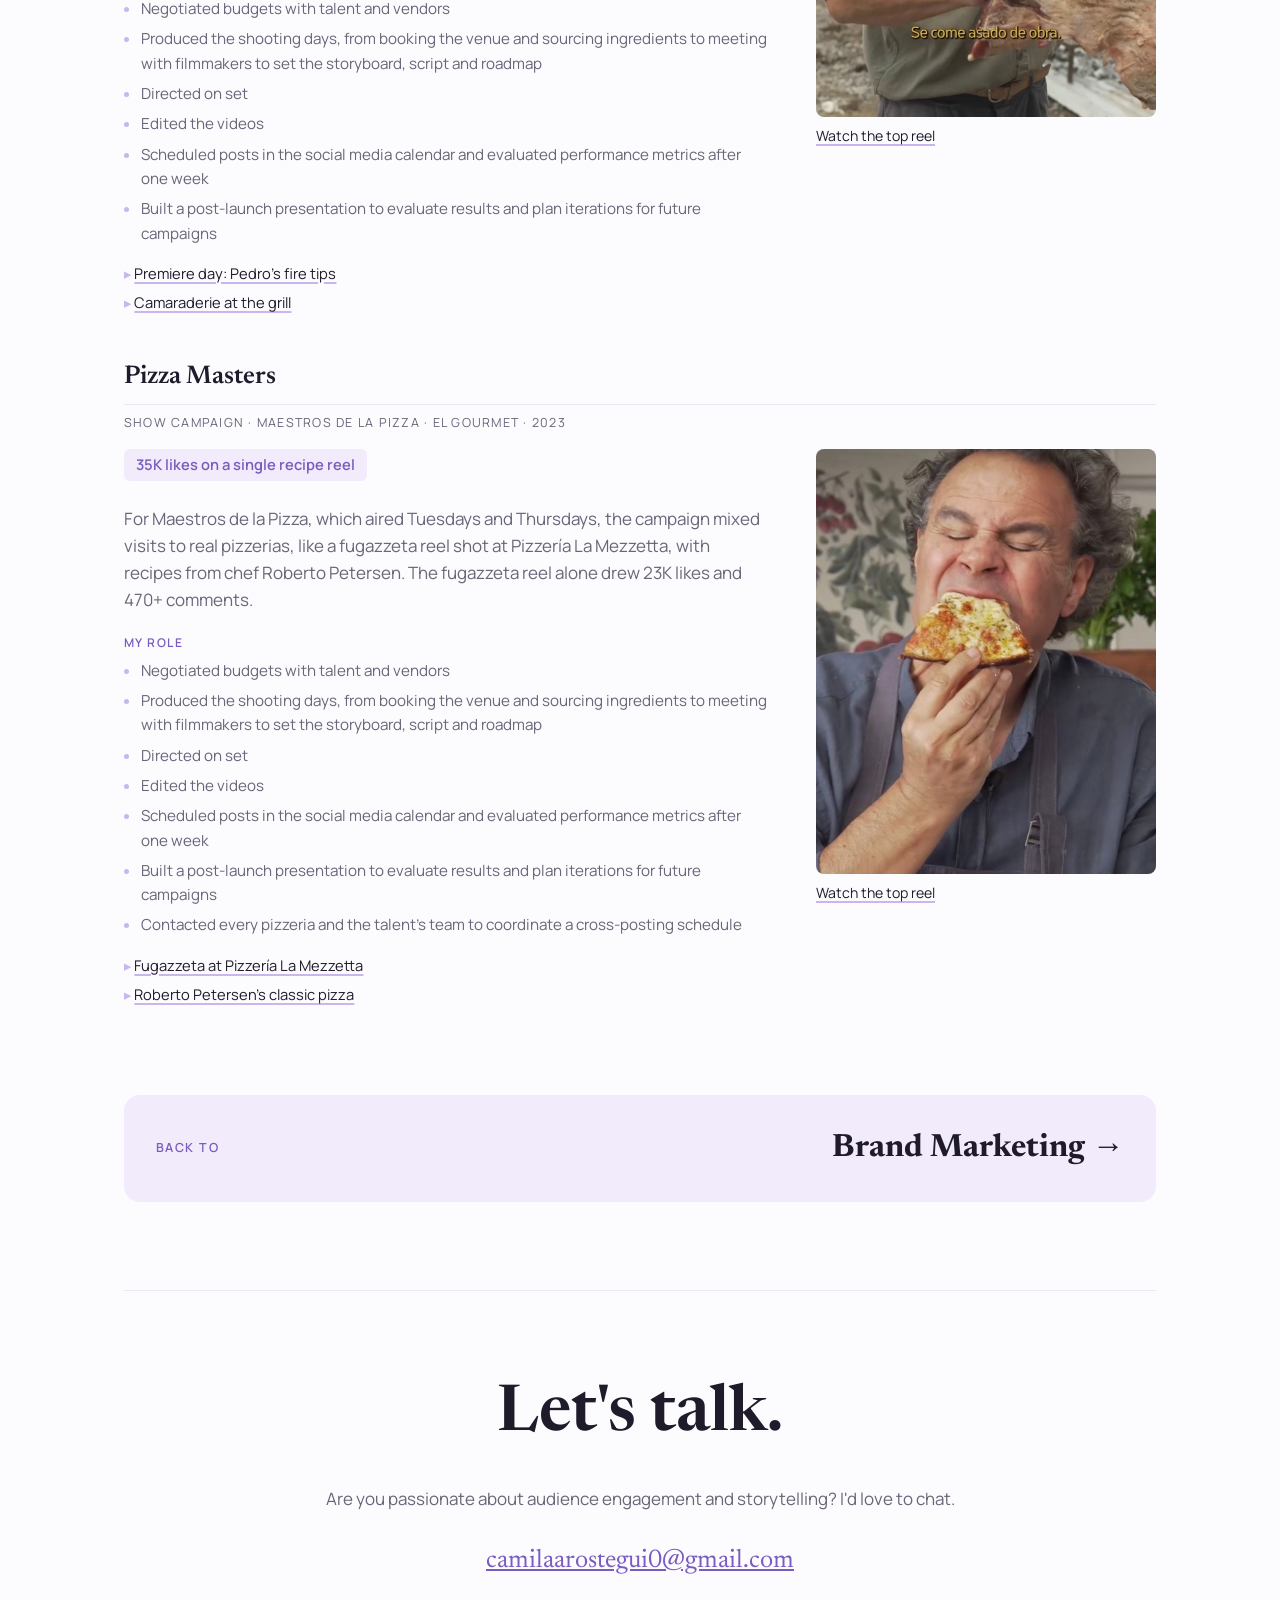
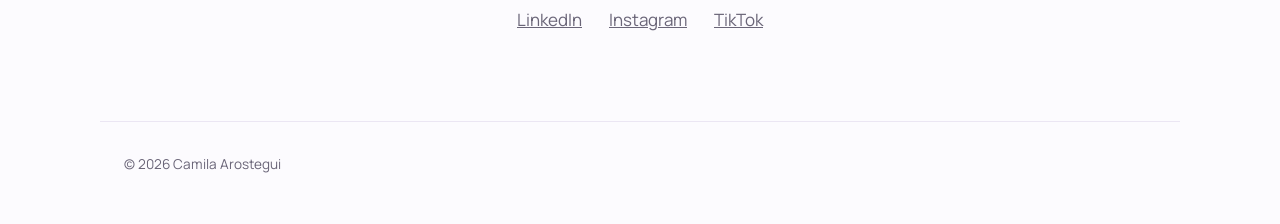
<file: social-media-campaigns.html>
<!doctype html>
<html lang="en">
<head>
  <meta charset="utf-8">
  <meta name="viewport" content="width=device-width, initial-scale=1">
  <title>Social Media Campaigns — Camila Arostegui</title>
  <meta name="description" content="Social media campaigns Camila Arostegui worked on for El Gourmet shows: Medialuna's Masters, The Construction Barbecue and Pizza Masters.">
  <link rel="preconnect" href="https://fonts.googleapis.com">
  <link rel="preconnect" href="https://fonts.gstatic.com" crossorigin>
  <link href="https://fonts.googleapis.com/css2?family=Newsreader:ital,opsz,wght@0,6..72,400;0,6..72,600;1,6..72,400;1,6..72,600&family=Manrope:wght@400;500;600;700&display=swap" rel="stylesheet">
  <link rel="stylesheet" href="styles.css">
  <link rel="icon" href="favicon.svg" type="image/svg+xml">
  <link rel="apple-touch-icon" href="apple-touch-icon.png">
</head>
<body>
  <header class="site-header">
    <a class="logo" href="index.html">Camila Arostegui</a>
    <nav aria-label="Main">
      <a href="index.html#about">About</a>
      <a href="#contact">Contact</a>
      <div class="dropdown">
        <a href="index.html#work" class="dropdown-toggle current" aria-haspopup="true">My Work <span aria-hidden="true">▾</span></a>
        <div class="dropdown-menu">
          <a href="audience-research.html">Audience Research</a>
          <a href="media-strategy.html" class="current">Media Strategy</a>
          <a href="reporting.html">Reporting</a>
        </div>
      </div>
    </nav>
  </header>

  <main id="top">
    <section class="page-head">
      <a class="back" href="media-strategy.html#work-brand">← Brand Marketing</a>
      <p class="kicker">Brand Marketing · El Gourmet, AMC Networks LATAM</p>
      <h1>Social Media Campaigns</h1>
      <p class="lede">Social campaigns that launched and sustained El Gourmet shows, built from recipes, chefs and the stories around the food.</p>
    </section>

    <section class="work detail-body">
      <article class="campaign" id="medialunas-masters">
        <h2 class="examples-head">Medialuna's Masters</h2>
        <p class="meta">Show campaign · Maestros de la Medialuna · El Gourmet · 2025</p>
        <div class="split">
          <div>
            <p class="result">14K likes and 200+ comments on a single recipe reel</p>
            <div class="block-body">
              <p>To promote Maestros de la Medialuna, which aired every Wednesday across Argentina, Mexico, Colombia, Peru and Chile, we turned chef Juan Manuel Herrera's recipes into short reels: butter medialunas one week, lard medialunas the next. Each reel gave the full recipe and closed with the show's schedule, so a useful post doubled as a tune-in reminder.</p>
            </div>
            <div class="role-block">
              <p class="role-label">My role</p>
              <ul class="role-list">
                <li>Negotiated budgets with talent and vendors</li>
                <li>Produced the shooting days, from booking the venue and sourcing ingredients to meeting with filmmakers to set the storyboard, script and roadmap</li>
                <li>Directed on set</li>
                <li>Edited the videos</li>
                <li>Scheduled posts in the social media calendar and evaluated performance metrics after one week</li>
                <li>Built a post-launch presentation to evaluate results and plan iterations for future campaigns</li>
              </ul>
            </div>
            <ul class="post-links">
              <li><a class="inline-link" href="https://www.instagram.com/reels/DEkZgLvpEkn/" target="_blank" rel="noopener">Butter medialunas reel</a></li>
              <li><a class="inline-link" href="https://www.instagram.com/reels/DExuYa7SqQE/" target="_blank" rel="noopener">Lard medialunas reel</a></li>
            </ul>
          </div>
          <div class="examples single">
            <figure>
              <a class="thumb has-img" href="https://www.instagram.com/reels/DEkZgLvpEkn/" target="_blank" rel="noopener"><img src="images/campaign-medialunas.jpg" alt="Freshly baked medialunas glazed with syrup on a baking tray." style="object-position: 50% 50%" loading="lazy"></a>
              <figcaption><a class="inline-link" href="https://www.instagram.com/reels/DEkZgLvpEkn/" target="_blank" rel="noopener">Watch the top reel</a></figcaption>
            </figure>
          </div>
        </div>
      </article>

      <article class="campaign" id="construction-barbecue">
        <h2 class="examples-head">The Construction Barbecue</h2>
        <p class="meta">Show launch · Asado de Obra · El Gourmet · 2025</p>
        <div class="split">
          <div>
            <p class="result">37K likes and 1,000+ comments on a single reel</p>
            <div class="block-body">
              <p>Asado de Obra follows an Argentine tradition: construction workers grilling meat at the work site. Around its April 2 premiere, the campaign put the people behind the grill at the center, from Pedro sharing his tips for lighting the fire to a reel on the camaraderie, patience and seasoning that make a construction barbecue special.</p>
              <p>The launch also included <a class="inline-link" href="media-strategy.html#work-audience">Women in the Barbecue</a>, which told the story from a female construction worker's point of view and reached 150% above our engagement benchmark.</p>
            </div>
            <div class="role-block">
              <p class="role-label">My role</p>
              <ul class="role-list">
                <li>Negotiated budgets with talent and vendors</li>
                <li>Produced the shooting days, from booking the venue and sourcing ingredients to meeting with filmmakers to set the storyboard, script and roadmap</li>
                <li>Directed on set</li>
                <li>Edited the videos</li>
                <li>Scheduled posts in the social media calendar and evaluated performance metrics after one week</li>
                <li>Built a post-launch presentation to evaluate results and plan iterations for future campaigns</li>
              </ul>
            </div>
            <ul class="post-links">
              <li><a class="inline-link" href="https://www.instagram.com/reels/DH9gAhCOGRU/" target="_blank" rel="noopener">Premiere day: Pedro's fire tips</a></li>
              <li><a class="inline-link" href="https://www.instagram.com/reels/DIemDCgBrw1/" target="_blank" rel="noopener">Camaraderie at the grill</a></li>
            </ul>
          </div>
          <div class="examples single">
            <figure>
              <a class="thumb has-img" href="https://www.instagram.com/reels/DIemDCgBrw1/" target="_blank" rel="noopener"><img src="images/campaign-construction-barbecue.jpg" alt="Pedro, a construction worker, holding a rack of ribs at the work site: Se come asado de obra." style="object-position: 50% 35%" loading="lazy"></a>
              <figcaption><a class="inline-link" href="https://www.instagram.com/reels/DIemDCgBrw1/" target="_blank" rel="noopener">Watch the top reel</a></figcaption>
            </figure>
          </div>
        </div>
      </article>

      <article class="campaign" id="pizza-masters">
        <h2 class="examples-head">Pizza Masters</h2>
        <p class="meta">Show campaign · Maestros de la Pizza · El Gourmet · 2023</p>
        <div class="split">
          <div>
            <p class="result">35K likes on a single recipe reel</p>
            <div class="block-body">
              <p>For Maestros de la Pizza, which aired Tuesdays and Thursdays, the campaign mixed visits to real pizzerias, like a fugazzeta reel shot at Pizzería La Mezzetta, with recipes from chef Roberto Petersen. The fugazzeta reel alone drew 23K likes and 470+ comments.</p>
            </div>
            <div class="role-block">
              <p class="role-label">My role</p>
              <ul class="role-list">
                <li>Negotiated budgets with talent and vendors</li>
                <li>Produced the shooting days, from booking the venue and sourcing ingredients to meeting with filmmakers to set the storyboard, script and roadmap</li>
                <li>Directed on set</li>
                <li>Edited the videos</li>
                <li>Scheduled posts in the social media calendar and evaluated performance metrics after one week</li>
                <li>Built a post-launch presentation to evaluate results and plan iterations for future campaigns</li>
                <li>Contacted every pizzeria and the talent's team to coordinate a cross-posting schedule</li>
              </ul>
            </div>
            <ul class="post-links">
              <li><a class="inline-link" href="https://www.instagram.com/reels/Cwn3jdMJ_El/" target="_blank" rel="noopener">Fugazzeta at Pizzería La Mezzetta</a></li>
              <li><a class="inline-link" href="https://www.instagram.com/reels/CzW9YA4piB4/" target="_blank" rel="noopener">Roberto Petersen's classic pizza</a></li>
            </ul>
          </div>
          <div class="examples single">
            <figure>
              <a class="thumb has-img" href="https://www.instagram.com/reels/CzW9YA4piB4/" target="_blank" rel="noopener"><img src="images/campaign-pizza-masters.jpg" alt="Chef Roberto Petersen taking a big bite of pizza with his eyes closed." style="object-position: 50% 35%" loading="lazy"></a>
              <figcaption><a class="inline-link" href="https://www.instagram.com/reels/CzW9YA4piB4/" target="_blank" rel="noopener">Watch the top reel</a></figcaption>
            </figure>
          </div>
        </div>
      </article>
    </section>

    <section class="next-page">
      <a href="media-strategy.html#work-brand"><span class="kicker">Back to</span><strong>Brand Marketing →</strong></a>
    </section>

    <section id="contact" class="contact">
      <h2>Let's talk.</h2>
      <p>Are you passionate about audience engagement and storytelling? I'd love to chat.</p>
      <a class="email" href="mailto:camilaarostegui0@gmail.com">camilaarostegui0@gmail.com</a>
      <div class="social">
        <a href="https://www.linkedin.com/in/camila-arostegui-7095aa18b/" target="_blank" rel="noopener">LinkedIn</a>
        <a href="https://www.instagram.com/qondahermanas/" target="_blank" rel="noopener">Instagram</a>
        <a href="https://www.tiktok.com/@qondahermanas" target="_blank" rel="noopener">TikTok</a>
      </div>
    </section>
  </main>

  <footer class="site-footer">© 2026 Camila Arostegui</footer>
</body>
</html>
</file>
<file: styles.css>
:root {
  --bg: #fcfbfe;          /* soft off-white with a hint of lilac */
  --surface: #ffffff;
  --ink: #1f1b2b;
  --muted: #6a6578;
  --rule: #ebe6f3;
  --accent: #7a5bc0;      /* deep lilac: text, links, buttons */
  --accent-soft: #c9b6ee; /* lilac details */
  --accent-wash: #f1ebfb; /* pale lilac fills */
  --serif: "Newsreader", Georgia, serif;
  --sans: "Manrope", system-ui, sans-serif;
  --max: 1080px;
}

* { box-sizing: border-box; }
html { scroll-behavior: smooth; scroll-padding-top: 24px; }
body {
  margin: 0;
  background: var(--bg);
  color: var(--ink);
  font: 17px/1.6 var(--sans);
}
a { color: inherit; }
h1, h2, h3 { font-family: var(--serif); font-weight: 600; line-height: 1.15; margin: 0 0 .5em; }
::selection { background: var(--accent-soft); }

.site-header, main, .site-footer {
  max-width: var(--max);
  margin: 0 auto;
  padding: 0 24px;
}

/* Header + nav */
.site-header {
  display: flex;
  justify-content: space-between;
  align-items: center;
  padding-top: 28px;
  padding-bottom: 28px;
}
.logo { font-family: var(--serif); font-size: 1.3rem; font-weight: 600; text-decoration: none; }
nav { display: flex; align-items: center; gap: 24px; }
nav a { text-decoration: none; font-size: .95rem; color: var(--muted); }
nav a:hover { color: var(--accent); }

.dropdown { position: relative; }
.dropdown-toggle span { font-size: .7em; }
.dropdown-menu {
  position: absolute; top: 100%; right: -12px; z-index: 10;
  min-width: 210px; padding: 8px; margin-top: 8px;
  background: var(--surface); border: 1px solid var(--rule); border-radius: 10px;
  box-shadow: 0 10px 30px rgba(122, 91, 192, .12);
  opacity: 0; visibility: hidden; transform: translateY(-4px);
  transition: opacity .15s, transform .15s, visibility .15s;
}
.dropdown-menu::before { content: ""; position: absolute; top: -10px; left: 0; right: 0; height: 10px; }
.dropdown:hover .dropdown-menu,
.dropdown:focus-within .dropdown-menu { opacity: 1; visibility: visible; transform: none; }
.dropdown-menu a { display: block; padding: 8px 12px; border-radius: 6px; color: var(--ink); }
.dropdown-menu a:hover, .dropdown-menu a.current { background: var(--accent-wash); color: var(--accent); }

/* Hero */
.hero { padding: 72px 0 96px; }
.kicker { text-transform: uppercase; letter-spacing: .12em; font-size: .78rem; color: var(--accent); font-weight: 600; }
.hero h1 { font-size: clamp(2.2rem, 5.5vw, 4rem); max-width: 18ch; }
.hero h1 em { color: var(--accent); }
.lede { font-size: 1.15rem; color: var(--muted); max-width: 54ch; }
nav a.current { color: var(--accent); font-weight: 600; }

/* Homepage: two options */
.options { display: flex; flex-direction: column; align-items: stretch; flex-wrap: nowrap; gap: 20px; margin-top: 48px; }
.option-btn {
  display: block; padding: 20px 24px; text-align: center; text-decoration: none;
  font-family: var(--serif); font-size: clamp(1.4rem, 2.5vw, 1.75rem); color: var(--accent);
  border: 3px solid var(--accent); background: transparent;
  transition: background .2s, color .2s;
}
.option-btn:hover, .option-btn:focus-visible { background: var(--accent); color: #fff; outline: none; }

/* Inner page header */
.page-head { padding: 48px 0 56px; }
.page-head h1 { font-size: clamp(2.2rem, 5vw, 3.6rem); max-width: 20ch; }
.page-head h1 em { color: var(--accent); }
.back { display: inline-block; margin-bottom: 32px; text-decoration: none; color: var(--muted); font-size: .92rem; }
.back:hover { color: var(--accent); }
.page-head + .work { padding-top: 0; }

/* Next page link */
.next-page { padding: 0 0 88px; }
.next-page a {
  display: flex; justify-content: space-between; align-items: center; gap: 16px;
  padding: 28px 32px; border-radius: 16px; background: var(--accent-wash); text-decoration: none;
}
.next-page .kicker { margin: 0; }
.next-page strong { font-family: var(--serif); font-size: clamp(1.4rem, 3vw, 2rem); }
.next-page a:hover strong { color: var(--accent); }
.btn {
  display: inline-block; padding: 12px 22px; border: 1px solid var(--ink);
  border-radius: 999px; text-decoration: none; font-weight: 500; font-size: .95rem;
}
.btn.primary { background: var(--accent); border-color: var(--accent); color: #fff; }
.btn:hover { border-color: var(--accent); color: var(--accent); }
.btn.primary:hover { background: #64479f; color: #fff; }

/* Sections */
section { padding: 88px 0; }
.section-head h2, .about h2 { font-size: 2.2rem; }

/* Work tabs */
.tabs {
  display: flex; gap: 4px; flex-wrap: wrap;
  border-bottom: 1px solid var(--rule); margin-bottom: 32px;
}
.tabs button {
  font: 500 .95rem var(--sans); color: var(--muted);
  background: none; border: 0; border-bottom: 2px solid transparent;
  padding: 12px 16px; margin-bottom: -1px; cursor: pointer;
}
.tabs button:hover { color: var(--accent); }
.tabs button[aria-selected="true"] { color: var(--accent); border-bottom-color: var(--accent); }
.tabs button:focus-visible { outline: 2px solid var(--accent-soft); outline-offset: 2px; border-radius: 4px; }
.panel-intro { color: var(--muted); margin: 0 0 32px; }

.thumb { background: var(--accent-wash); aspect-ratio: 3 / 2; border-radius: 8px; margin-bottom: 16px; }
.meta { font-size: .78rem; text-transform: uppercase; letter-spacing: .1em; color: var(--muted); margin: 0 0 6px; }
h3 a { text-decoration: none; }
h3 a:hover { color: var(--accent); }
.text-link { color: var(--accent); font-weight: 500; text-decoration: none; }
.text-link:hover { text-decoration: underline; }

.feature { display: grid; grid-template-columns: 1.3fr 1fr; gap: 40px; align-items: center; }
.feature h3 { font-size: 2rem; }
.grid { display: grid; grid-template-columns: repeat(3, 1fr); gap: 32px; }
.card h3 { font-size: 1.3rem; }
.card p:last-child { color: var(--muted); font-size: .95rem; }

/* About */
.about { display: grid; grid-template-columns: 280px 1fr; gap: 56px; align-items: center; border-top: 1px solid var(--rule); }
.photo {
  display: block; width: 100%; height: auto; aspect-ratio: 4 / 5; object-fit: cover;
  border-radius: 8px; box-shadow: 14px 14px 0 var(--accent-soft);
}
.about .kicker { margin: 0 0 8px; }

/* Thumbnail labels (until real images are added) */
.thumb[data-label] { display: flex; align-items: center; justify-content: center; text-align: center; padding: 16px; }
.thumb[data-label]::after { content: attr(data-label); font-family: var(--serif); font-size: 1.15rem; color: var(--accent); }

/* Case study */
.case h3 { font-size: clamp(2rem, 4vw, 2.8rem); }
.case h4 { font: 600 .8rem var(--sans); text-transform: uppercase; letter-spacing: .1em; color: var(--accent); margin: 0 0 8px; }
.case-lede { font-size: 1.15rem; max-width: 60ch; }
.stats {
  list-style: none; padding: 0; margin: 40px 0;
  display: grid; grid-template-columns: repeat(4, 1fr); gap: 16px;
}
.stats li { background: var(--accent-wash); border-radius: 10px; padding: 20px; }
.stats strong { display: block; font-family: var(--serif); font-size: 2.2rem; line-height: 1.1; color: var(--accent); }
.stats span { font-size: .88rem; color: var(--muted); }
.case-body { display: grid; grid-template-columns: 1fr 1fr; gap: 40px; margin-bottom: 40px; }
.case-body p { margin: 0; }
.series { display: grid; grid-template-columns: 1fr 1fr; gap: 16px; margin-bottom: 32px; }
.series-card {
  display: flex; flex-direction: column; gap: 4px; padding: 20px;
  border: 1px solid var(--rule); border-radius: 10px; text-decoration: none; background: var(--surface);
  transition: border-color .15s, transform .15s;
}
.series-card:hover { border-color: var(--accent-soft); transform: translateY(-2px); }
.series-card strong { font-family: var(--serif); font-size: 1.3rem; }
.series-card span:last-child { color: var(--accent); font-size: .92rem; }
.case-links { display: flex; gap: 12px; flex-wrap: wrap; }

/* Project cards */
.grid.two { grid-template-columns: repeat(2, 1fr); }
.feature { margin-bottom: 56px; padding-bottom: 56px; border-bottom: 1px solid var(--rule); align-items: start; }
.feature p, .card p { margin: 0 0 12px; }
.result {
  display: inline-block; font-weight: 600; font-size: .92rem; color: var(--accent);
  background: var(--accent-wash); padding: 4px 12px; border-radius: 6px;
}
.role { font-size: .85rem; color: var(--muted); }
.finding {
  margin-top: 20px !important; padding-left: 16px; border-left: 3px solid var(--accent-soft);
  font-family: var(--serif); font-style: italic; font-size: 1.15rem; line-height: 1.45; color: var(--ink);
}
.finding::before {
  content: "Key finding"; display: block; margin-bottom: 4px;
  font: 600 .72rem var(--sans); font-style: normal; text-transform: uppercase; letter-spacing: .12em; color: var(--accent);
}
.feature:last-child { margin-bottom: 0; padding-bottom: 0; border-bottom: 0; }
.card p:last-child { color: var(--muted); }
.thumb.has-img { display: block; overflow: hidden; }
.thumb.has-img img { width: 100%; height: 100%; object-fit: cover; display: block; transition: transform .3s; }
.thumb.has-img:hover img { transform: scale(1.03); }

/* Contact */
.contact { text-align: center; border-top: 1px solid var(--rule); }
.contact h2 { font-size: clamp(2.4rem, 6vw, 4rem); }
.contact p { color: var(--muted); }
.email { display: inline-block; font-family: var(--serif); font-size: clamp(1.1rem, 4vw, 1.6rem); color: var(--accent); margin: 12px 0 24px; word-break: break-word; }
.social a { margin: 0 12px; color: var(--muted); }
.social a:hover { color: var(--accent); }

.site-footer { padding-top: 32px; padding-bottom: 48px; color: var(--muted); font-size: .85rem; border-top: 1px solid var(--rule); }

@media (max-width: 760px) {
  .feature, .about { grid-template-columns: 1fr; gap: 24px; }
  .grid, .grid.two { grid-template-columns: 1fr; }
  .stats { grid-template-columns: 1fr 1fr; }
  .case-body, .series { grid-template-columns: 1fr; gap: 20px; }
  .options { margin-top: 36px; gap: 16px; }
  .option-btn { padding: 16px 20px; }
  .page-head { padding: 24px 0 40px; }
  .next-page { padding-bottom: 64px; }
  .next-page a { padding: 20px 24px; }
  .photo { max-width: 320px; }
  nav { gap: 8px 16px; flex-wrap: wrap; }
  .dropdown-menu { right: 0; }
  .hero { padding: 40px 0 64px; }
  section { padding: 64px 0; }
  .site-header, main, .site-footer { padding-left: 16px; padding-right: 16px; }
  .site-header { flex-wrap: wrap; gap: 12px; }
  .tabs { flex-wrap: nowrap; overflow-x: auto; }
  .tabs button { white-space: nowrap; padding: 12px 12px; }
}

/* Portrait (vertical video) thumbnails */
.thumb.portrait { aspect-ratio: 4 / 5; max-width: 420px; }
.thumb.portrait img { object-position: 50% 45%; }

/* Website screenshots: show the whole image, no crop */
.thumb.screenshot { aspect-ratio: auto; border: 1px solid var(--rule); }
.thumb.screenshot img { height: auto; }

/* Reporting groups */
.group-head { font-size: 1.6rem; margin: 0 0 24px; padding-bottom: 12px; border-bottom: 1px solid var(--rule); }
.grid + .group-head { margin-top: 72px; }
.card .links { display: flex; gap: 20px; flex-wrap: wrap; }
.card .links a { color: var(--accent); font-size: .95rem; }
.card > p:not(.meta):not(.result):not(.links) { color: var(--muted); font-size: .95rem; }

/* Homepage: About Me at the top */
.about-hero { display: grid; grid-template-columns: 300px 1fr; gap: 56px; align-items: center; padding: 56px 0 0; }
.about-hero h1 { font-size: clamp(2.4rem, 5vw, 3.6rem); max-width: none; }
.about-hero .kicker { margin: 0 0 8px; }
.about-hero p:not(.kicker) { color: var(--muted); max-width: 60ch; }
.about-hero + .options { margin-top: 72px; }

/* Homepage: closing statement */
.statement { border-top: 1px solid var(--rule); margin-top: 88px; text-align: center; }
.statement h2, .statement .lede { margin-left: auto; margin-right: auto; }
.statement h2 { font-size: clamp(2rem, 4.5vw, 3.2rem); max-width: 20ch; text-wrap: balance; }
.statement h2 em { color: var(--accent); }

@media (max-width: 760px) {
  .about-hero { grid-template-columns: 1fr; gap: 32px; padding-top: 24px; }
  .about-hero + .options { margin-top: 48px; }
  .statement { margin-top: 64px; }
}

/* Que Onda Hermanas: in-person events */
.events { display: grid; grid-template-columns: repeat(3, 1fr); gap: 16px; margin: 0 0 40px; }
.events figure { margin: 0; }
.events img { display: block; width: 100%; height: auto; aspect-ratio: 1 / 1; object-fit: cover; border-radius: 10px; }
.events figcaption { margin-top: 8px; font-size: .88rem; color: var(--muted); }
@media (max-width: 760px) { .events { grid-template-columns: 1fr; } }

/* Inline text links: lilac underline, violet highlight on hover */
.inline-link {
  color: var(--ink); text-decoration: underline; text-decoration-color: var(--accent-soft);
  text-decoration-thickness: 2px; text-underline-offset: 3px;
  padding: 0 2px; margin: 0 -2px; border-radius: 4px;
  transition: background .15s, color .15s, text-decoration-color .15s;
}
.inline-link:hover, .inline-link:focus-visible {
  color: var(--accent); background: var(--accent-wash); text-decoration-color: var(--accent); outline: none;
}

/* Project detail pages */
.block-body { max-width: 68ch; }
.block-body p { color: var(--muted); margin: 0 0 14px; }
.examples { display: grid; grid-template-columns: repeat(4, 1fr); gap: 16px; margin-top: 28px; }
.examples figure { margin: 0; }
.examples .thumb { aspect-ratio: 4 / 5; margin-bottom: 8px; }
.examples img { display: block; width: 100%; height: 100%; object-fit: cover; }
.examples figcaption { font-size: .88rem; color: var(--muted); }
@media (max-width: 760px) {
  .examples { grid-template-columns: 1fr 1fr; }
  }

/* Clickable project cards */
a.project-link { display: block; text-decoration: none; color: inherit; border-radius: 10px; }
a.project-link h3 { transition: color .15s; }
a.project-link .thumb { transition: transform .2s, box-shadow .2s; }
a.project-link:hover h3, a.project-link:focus-visible h3 { color: var(--accent); }
a.project-link:hover .thumb, a.project-link:focus-visible .thumb { transform: translateY(-3px); box-shadow: 0 10px 24px rgba(122, 91, 192, .15); }
a.project-link:focus-visible { outline: 2px solid var(--accent-soft); outline-offset: 6px; }
.see-more { color: var(--accent); font-weight: 600; font-size: .92rem; }
.card .soon { color: var(--muted); font-style: italic; }
.detail-body { padding-top: 0; }
.detail-body .result { margin: 0 0 24px; }
.examples-head { font-size: 1.6rem; margin: 48px 0 0; padding-bottom: 12px; border-bottom: 1px solid var(--rule); }
.campaign { scroll-margin-top: 24px; }
.campaign .examples-head { margin-bottom: 8px; }
.campaign .meta { margin-bottom: 16px; }
.detail-body .soon { color: var(--muted); font-style: italic; }
.soon { color: var(--muted); font-style: italic; }
.examples.wide { grid-template-columns: 1fr; max-width: 760px; }
.examples.wide .thumb { aspect-ratio: auto; }
.examples.wide img { height: auto; }
@media (max-width: 760px) { .examples.wide { grid-template-columns: 1fr; } }

/* Homepage statement photos */
.statement-photos { display: grid; grid-template-columns: repeat(3, 1fr); gap: 16px; margin-top: 48px; }
.statement-photos img { display: block; width: 100%; height: auto; aspect-ratio: 3 / 2; object-fit: cover; border-radius: 10px; }
@media (max-width: 760px) { .statement-photos { grid-template-columns: 1fr; gap: 12px; margin-top: 32px; } }

/* Hidden drafts stay hidden even when a class sets display */
[hidden] { display: none !important; }
.feature:not(:has(~ .feature:not([hidden]))) { margin-bottom: 0; padding-bottom: 0; border-bottom: 0; }
a.thumb { text-decoration: none; }
.examples.single { grid-template-columns: minmax(0, 340px); }
.split { display: grid; grid-template-columns: 1fr 340px; gap: 48px; align-items: start; }
.split .examples { margin-top: 0; }
@media (max-width: 760px) { .split { grid-template-columns: 1fr; gap: 24px; } }
.post-links { list-style: none; padding: 0; margin: 8px 0 0; display: grid; gap: 6px; font-size: .92rem; }
.post-links li::before { content: "▸ "; color: var(--accent-soft); }
.section-intro { color: var(--muted); max-width: 68ch; margin: 0 0 20px; }
.qoh-videos { margin-bottom: 48px; }
.video-title { font-family: var(--serif); font-size: 1.2rem; font-weight: 600; line-height: 1.2; margin: 0 0 8px; }
.video-title a { text-decoration: none; }
.video-title a:hover { color: var(--accent); }
.thumb.contain { background: #fff; border: 1px solid var(--rule); }
.thumb.contain img { object-fit: contain; padding: 12px; }
.qoh-videos .thumb { aspect-ratio: 4 / 5; }
.role-block { margin: 20px 0 16px; }
.role-label { font: 600 .75rem var(--sans); text-transform: uppercase; letter-spacing: .12em; color: var(--accent); margin: 0 0 8px; }
.role-list { margin: 0; padding-left: 1.1em; color: var(--muted); font-size: .95rem; display: grid; gap: 6px; }
.role-list li::marker { color: var(--accent-soft); }
</file>
